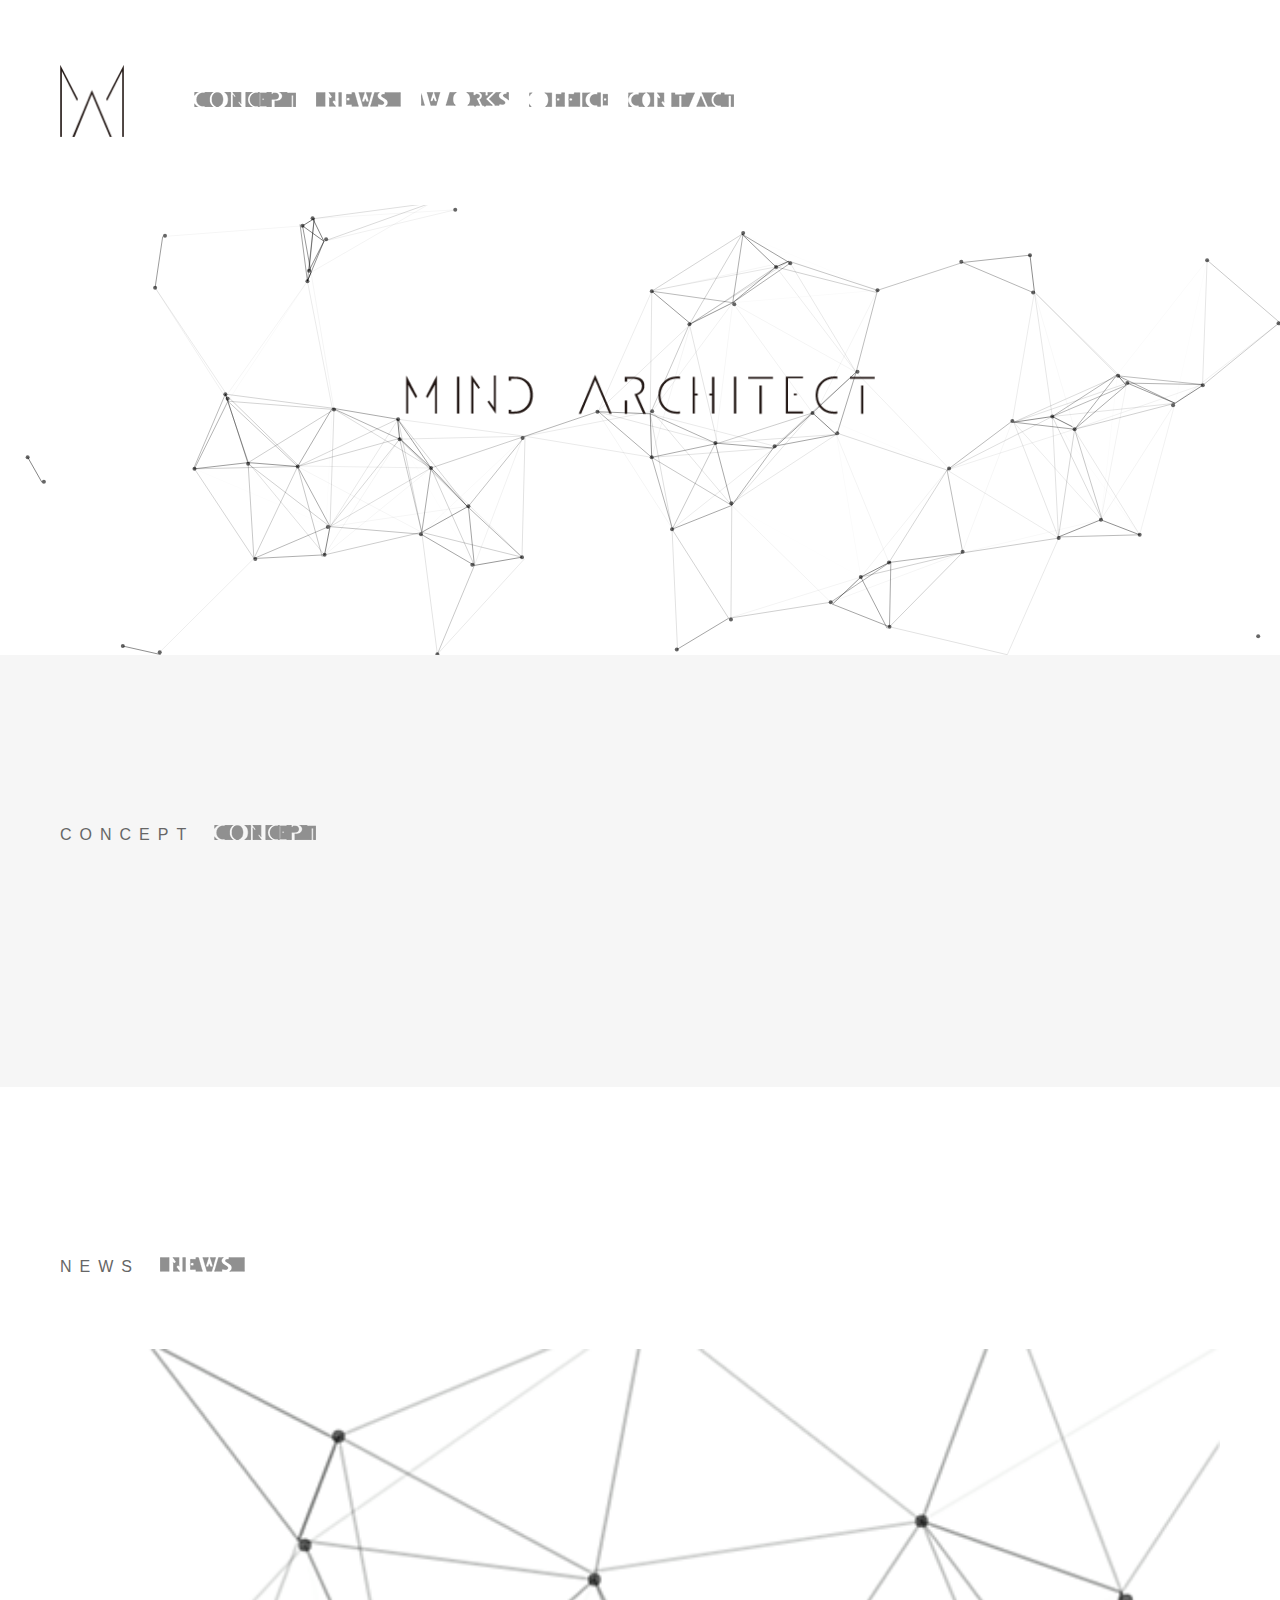
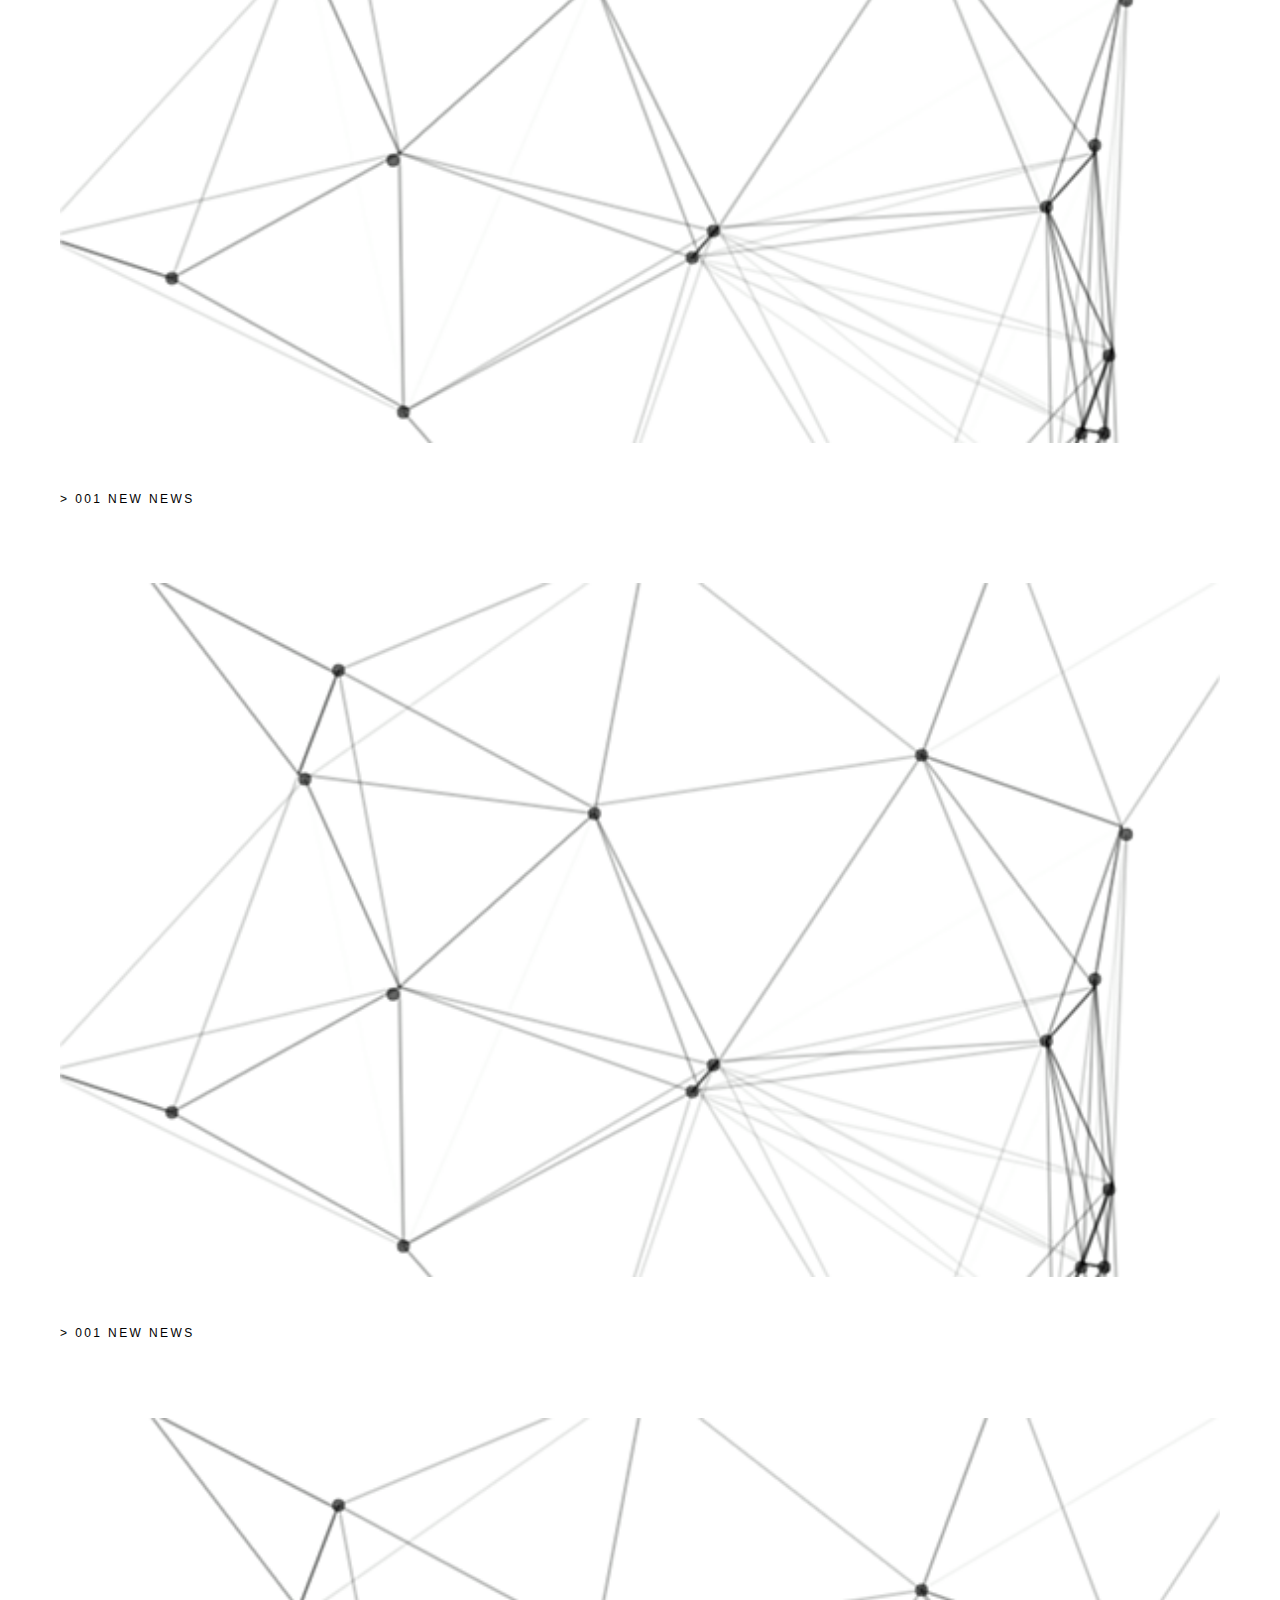
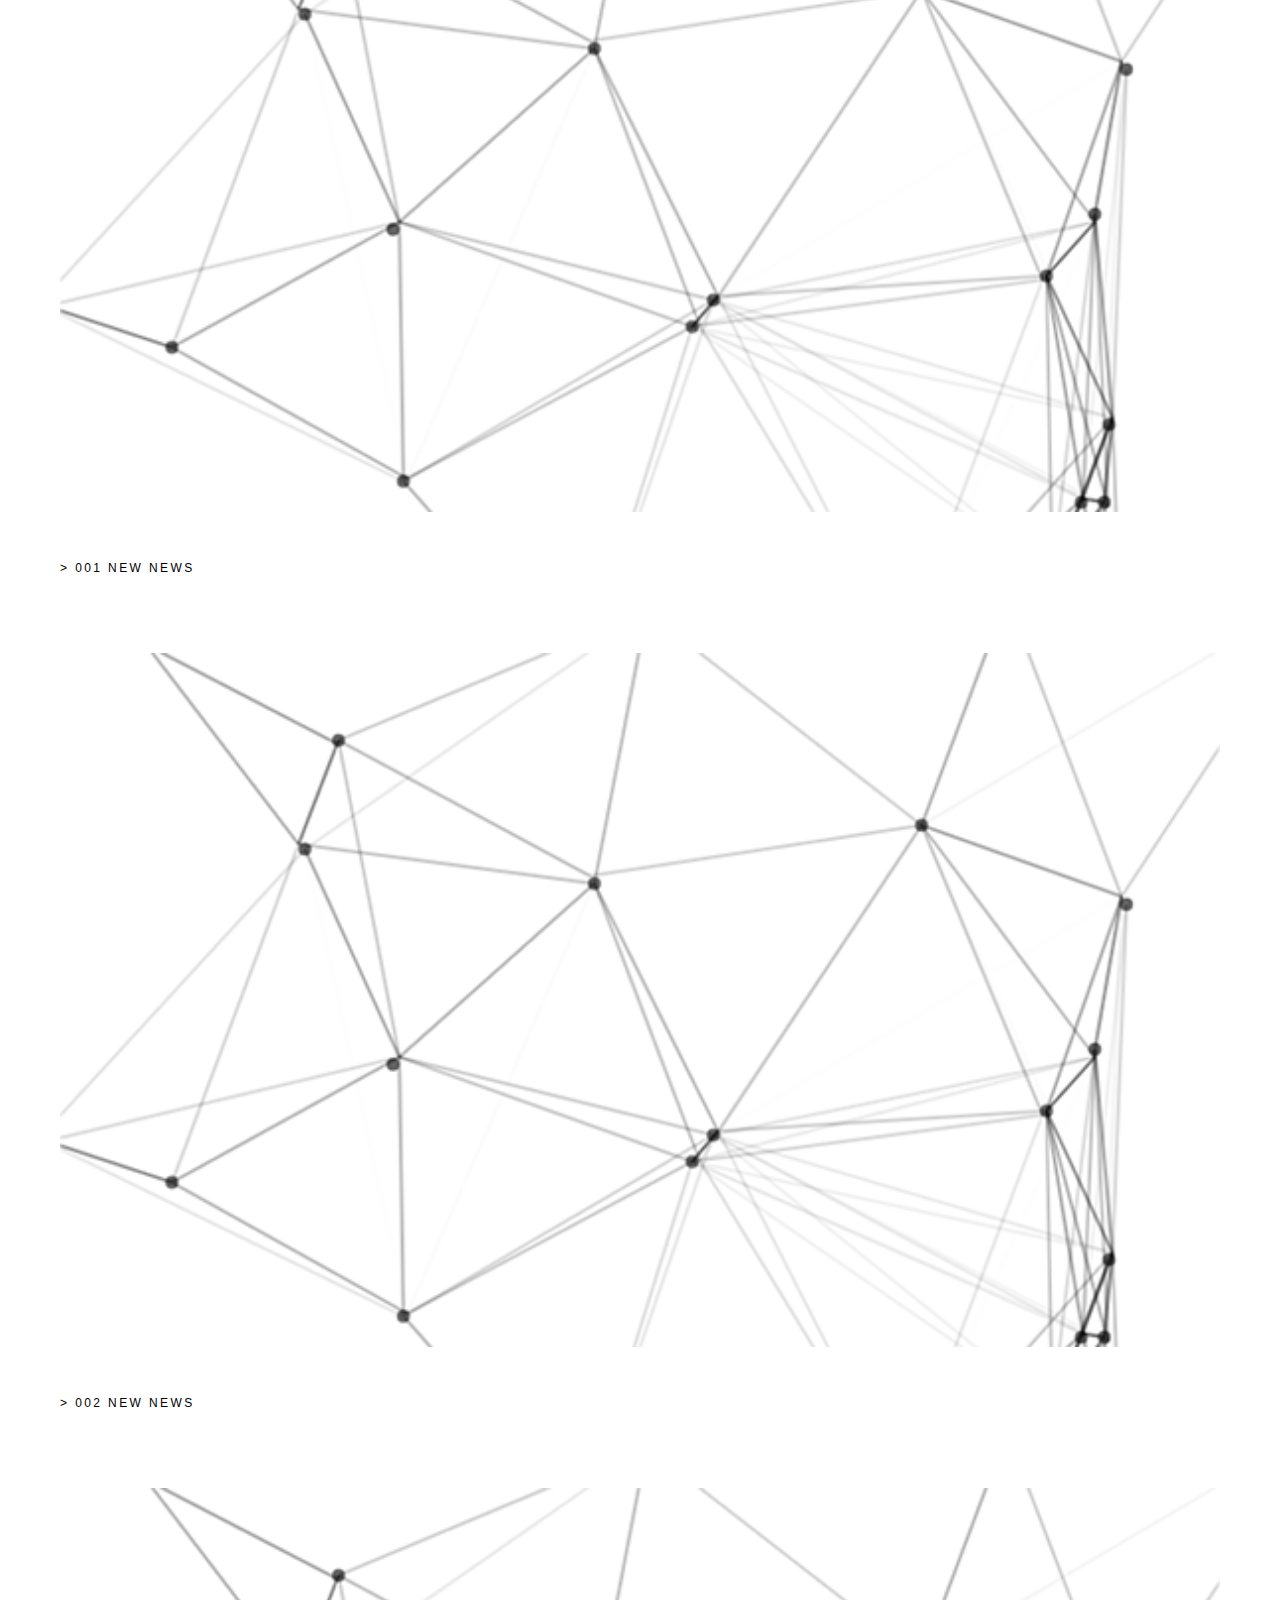
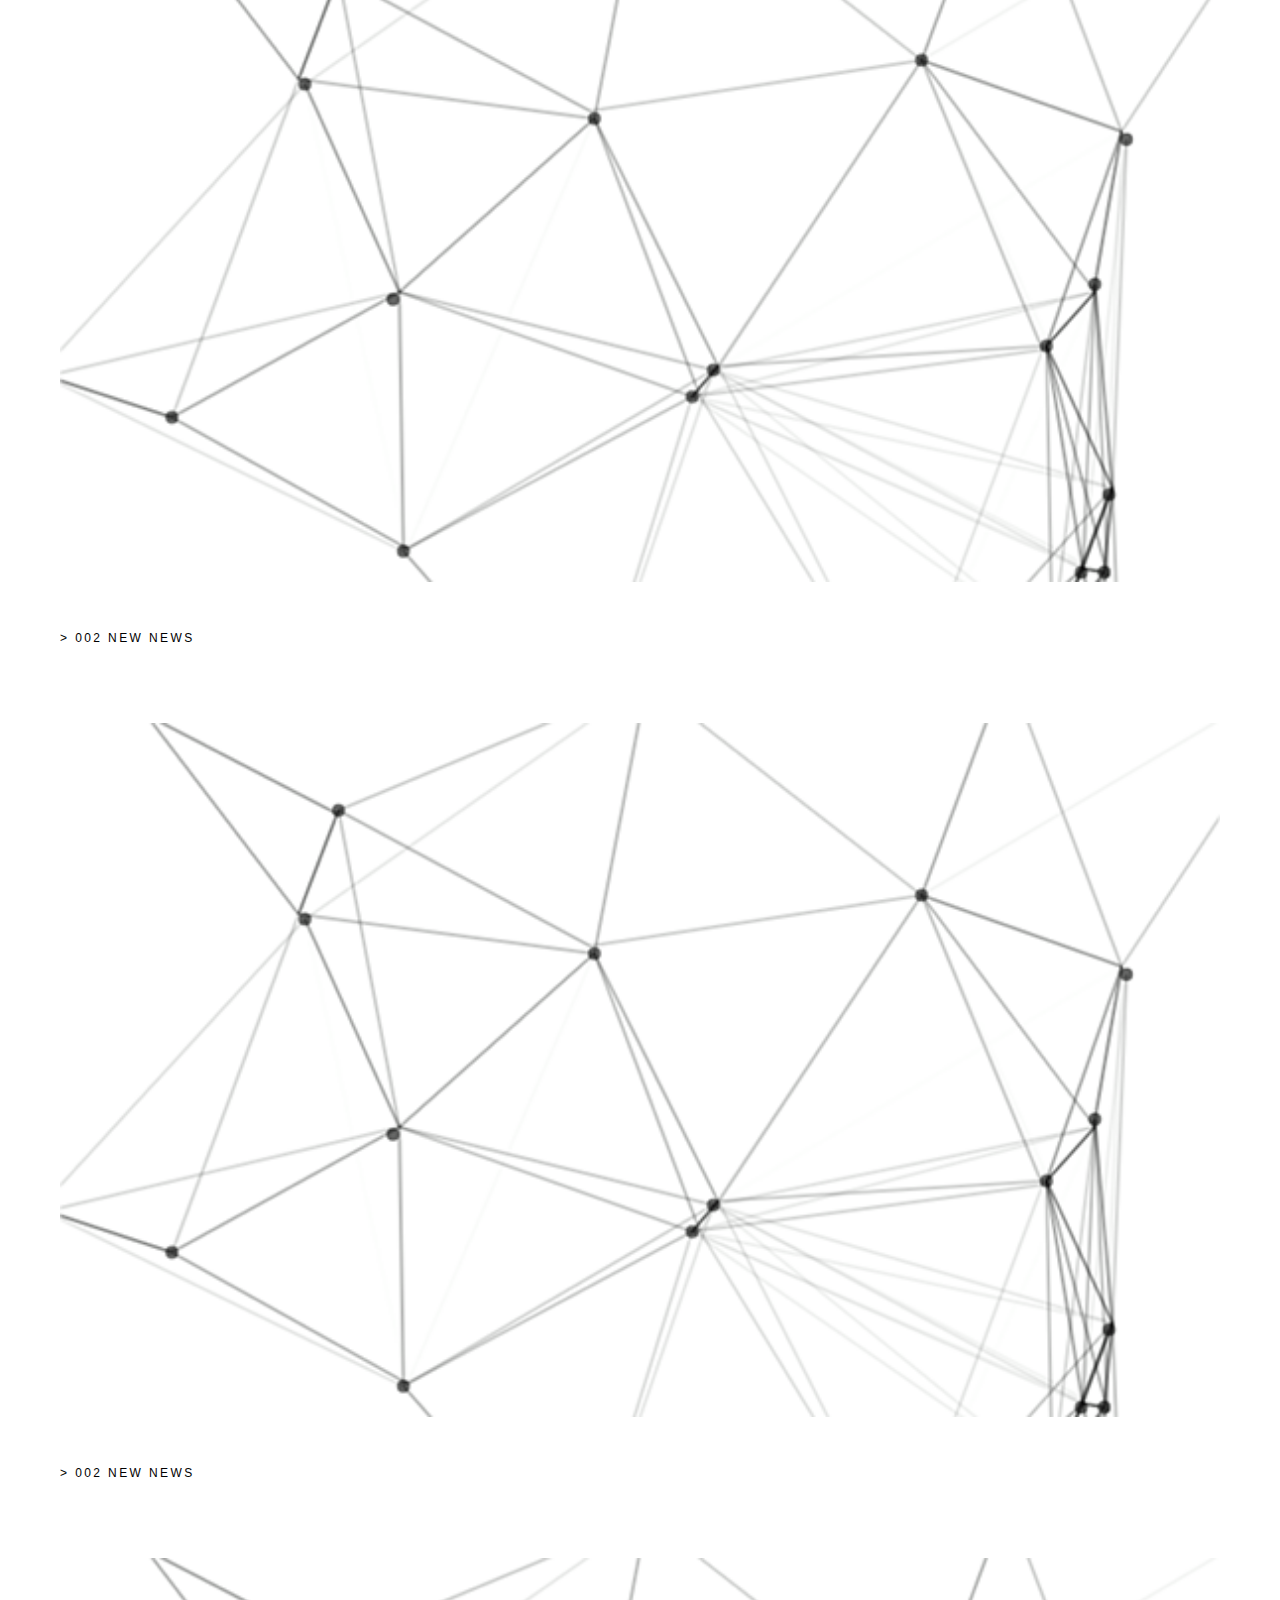
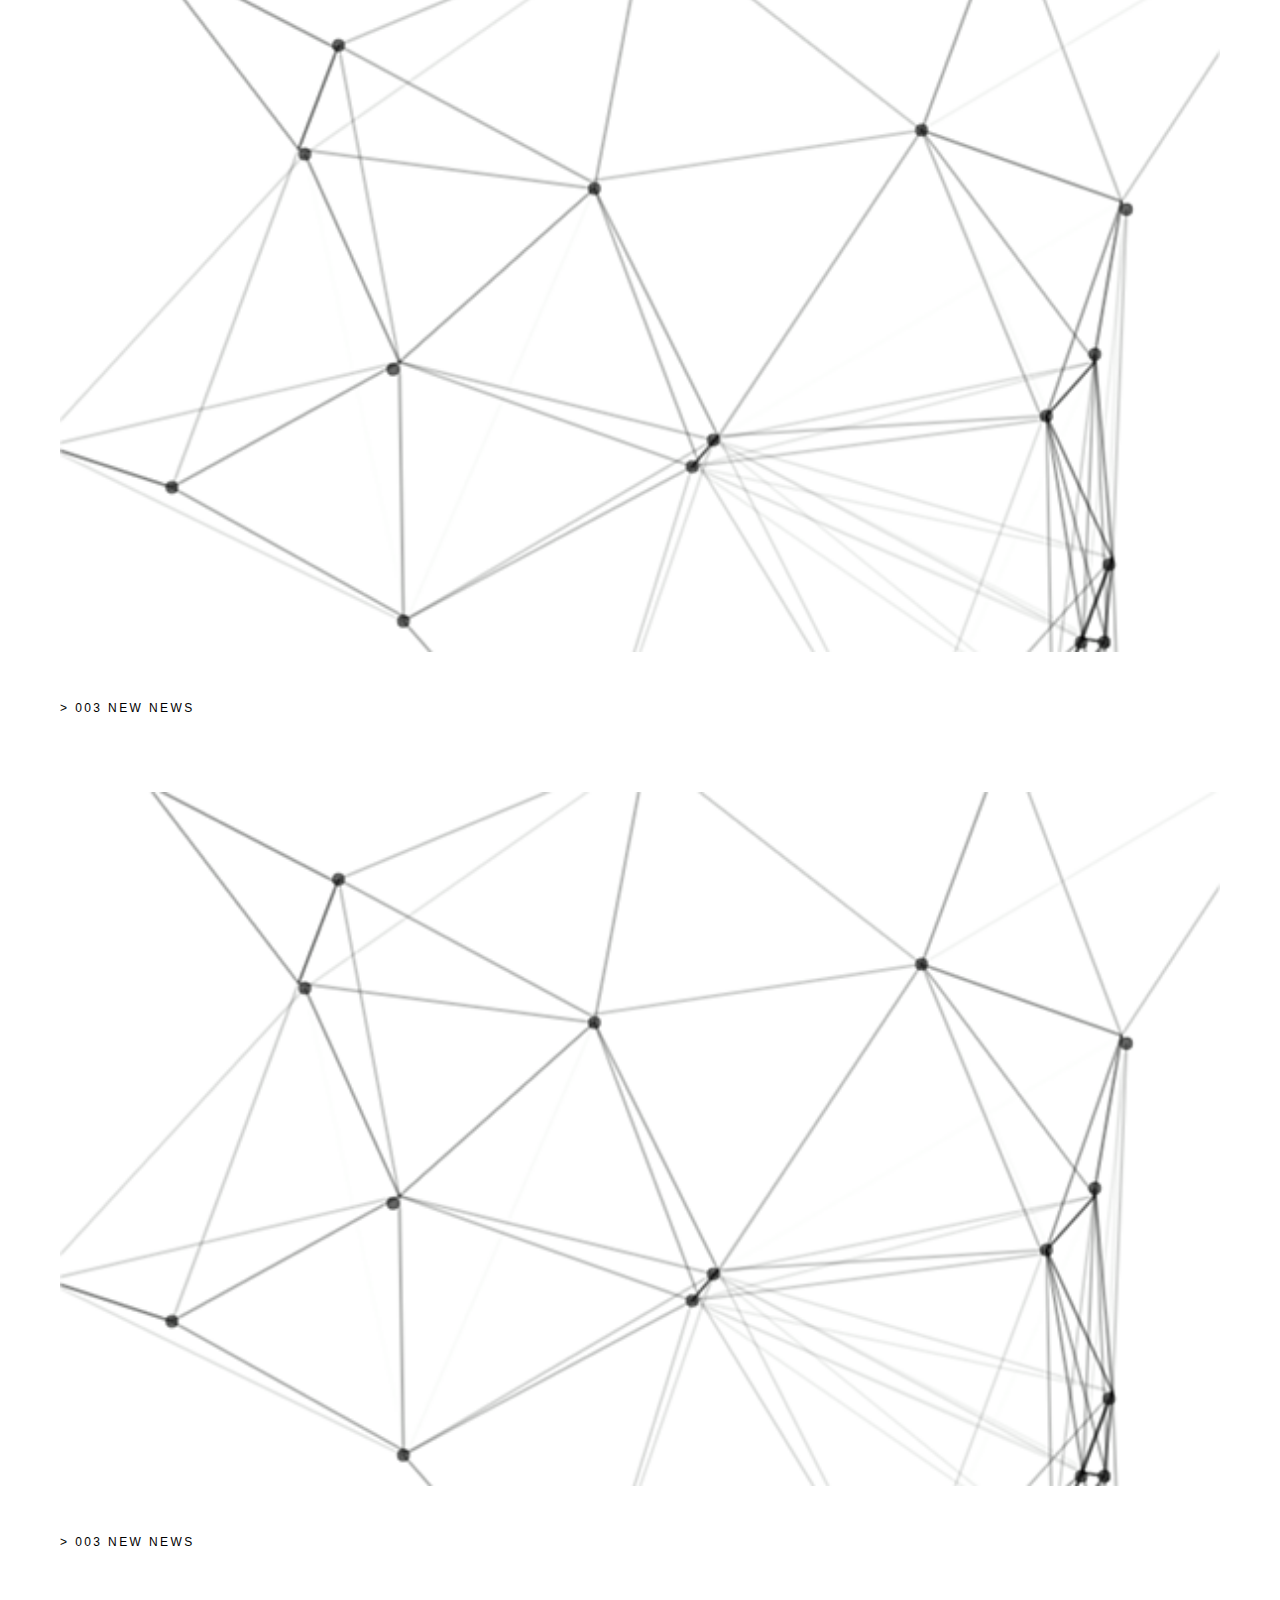
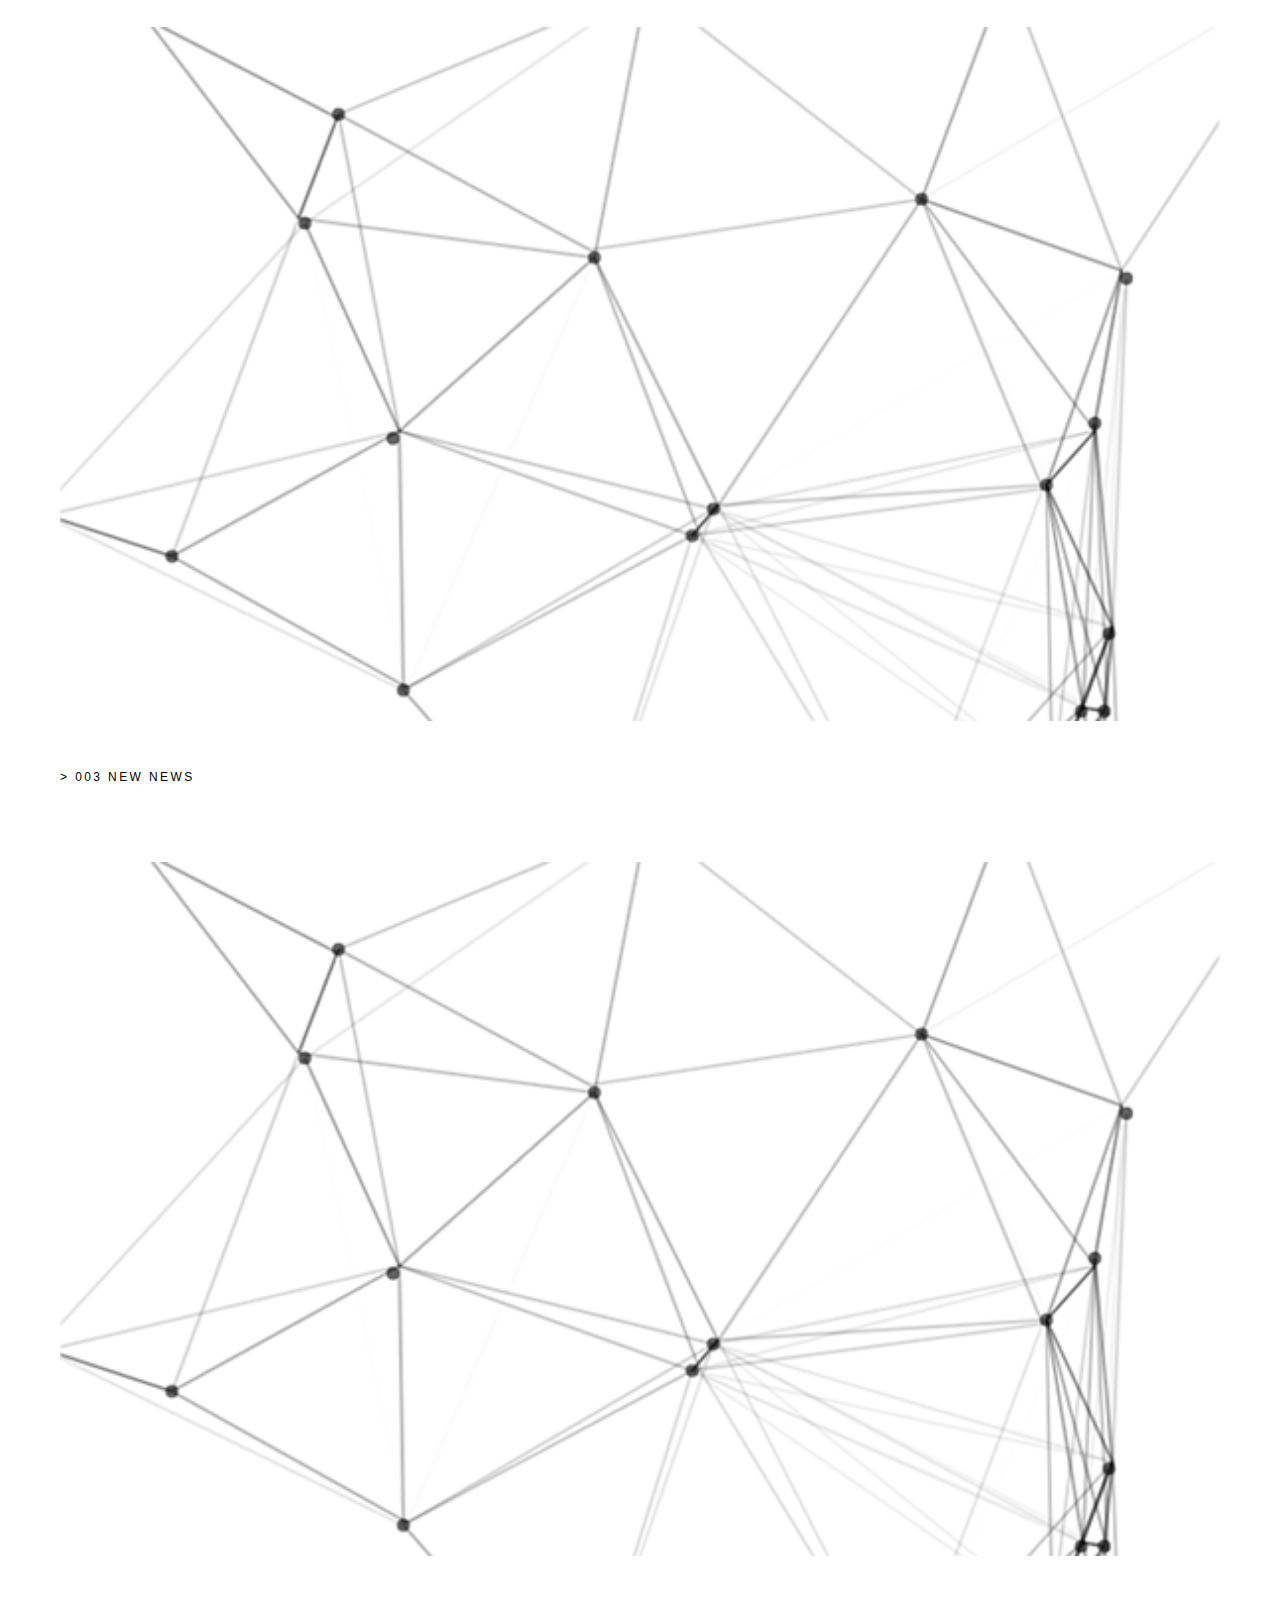
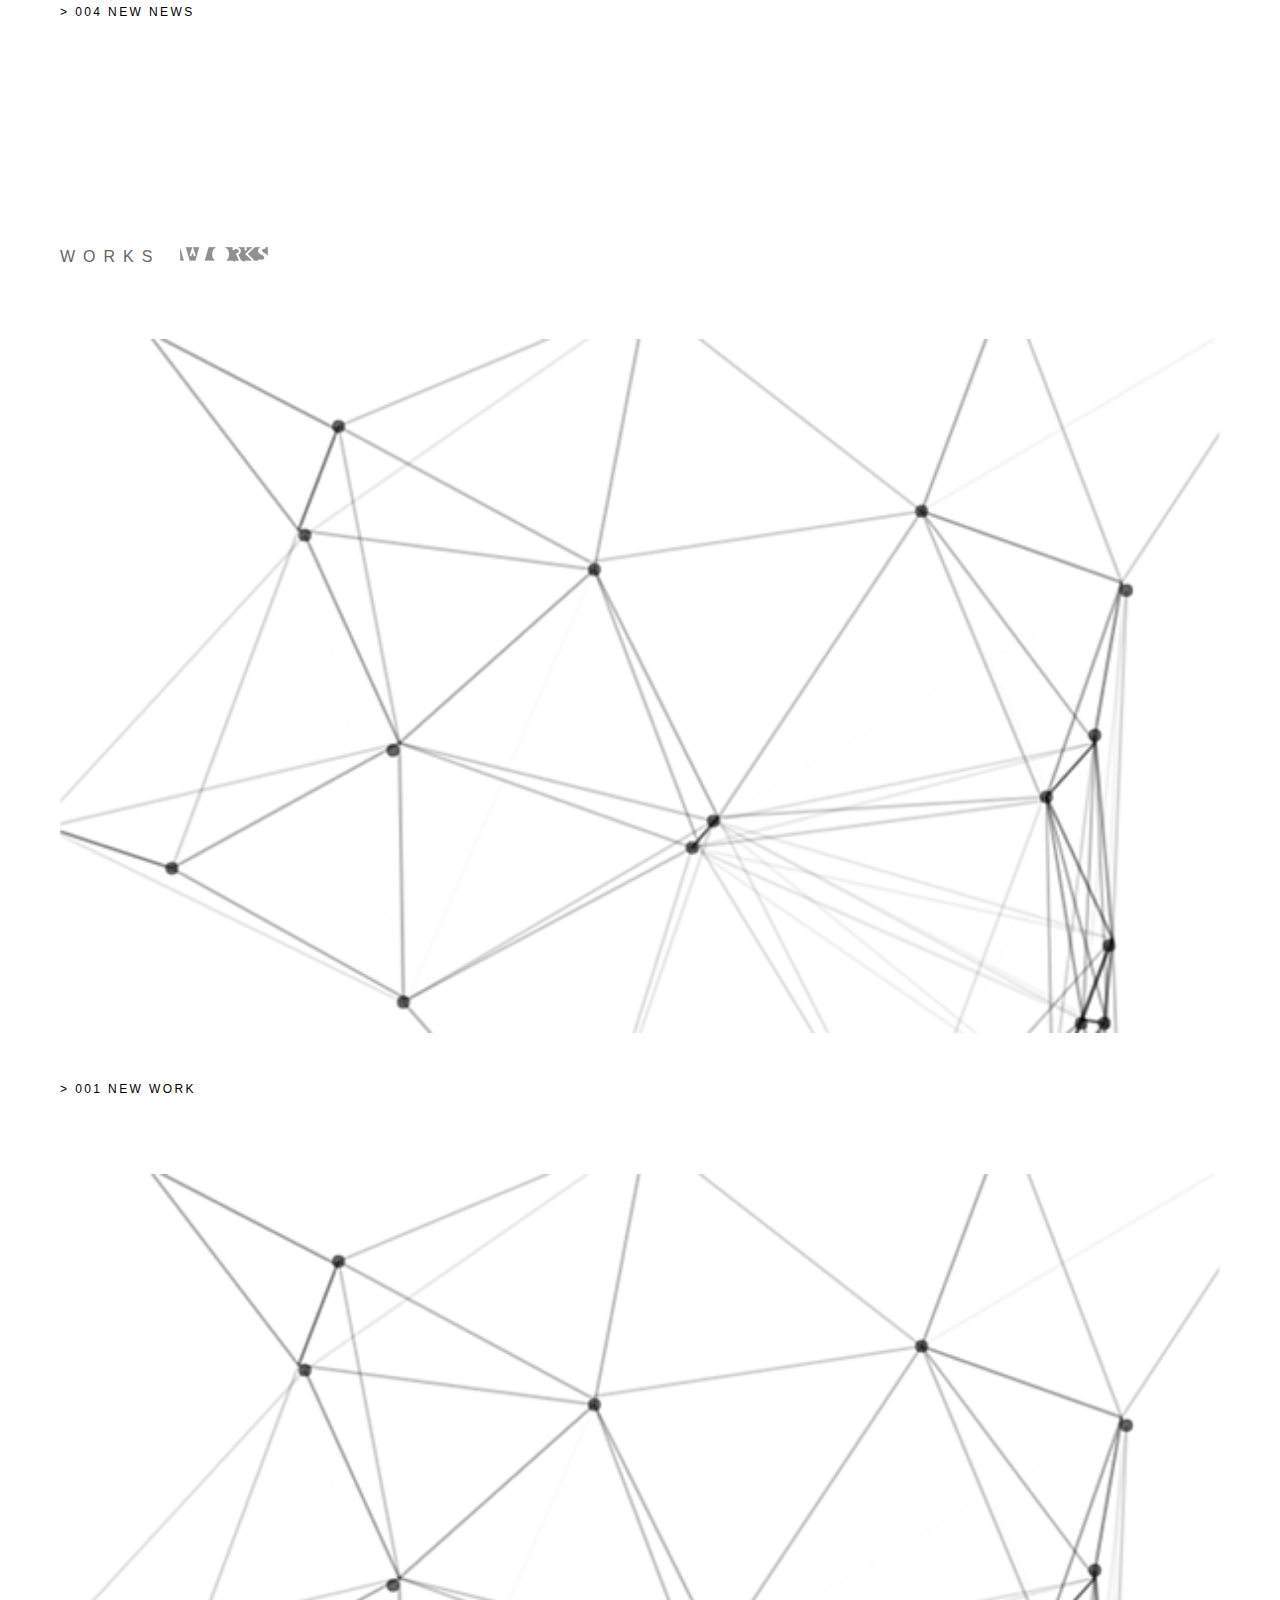
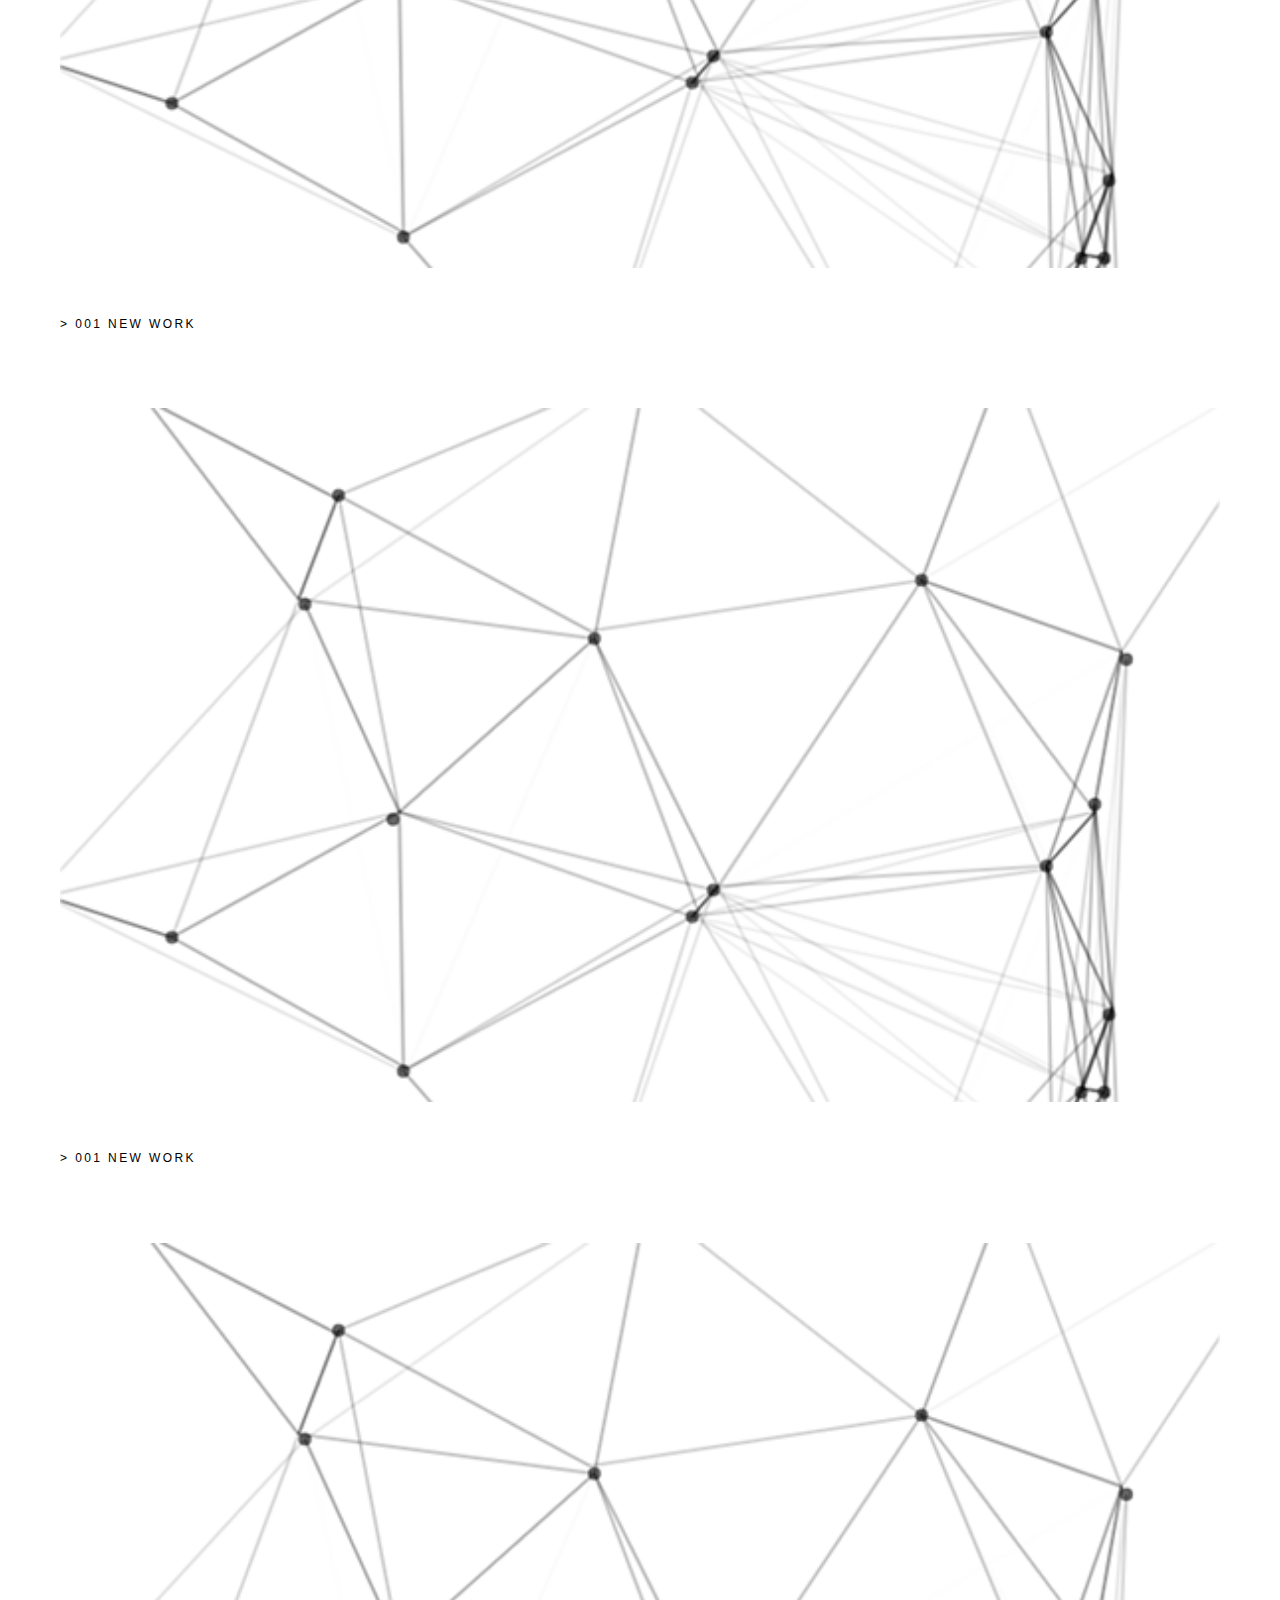
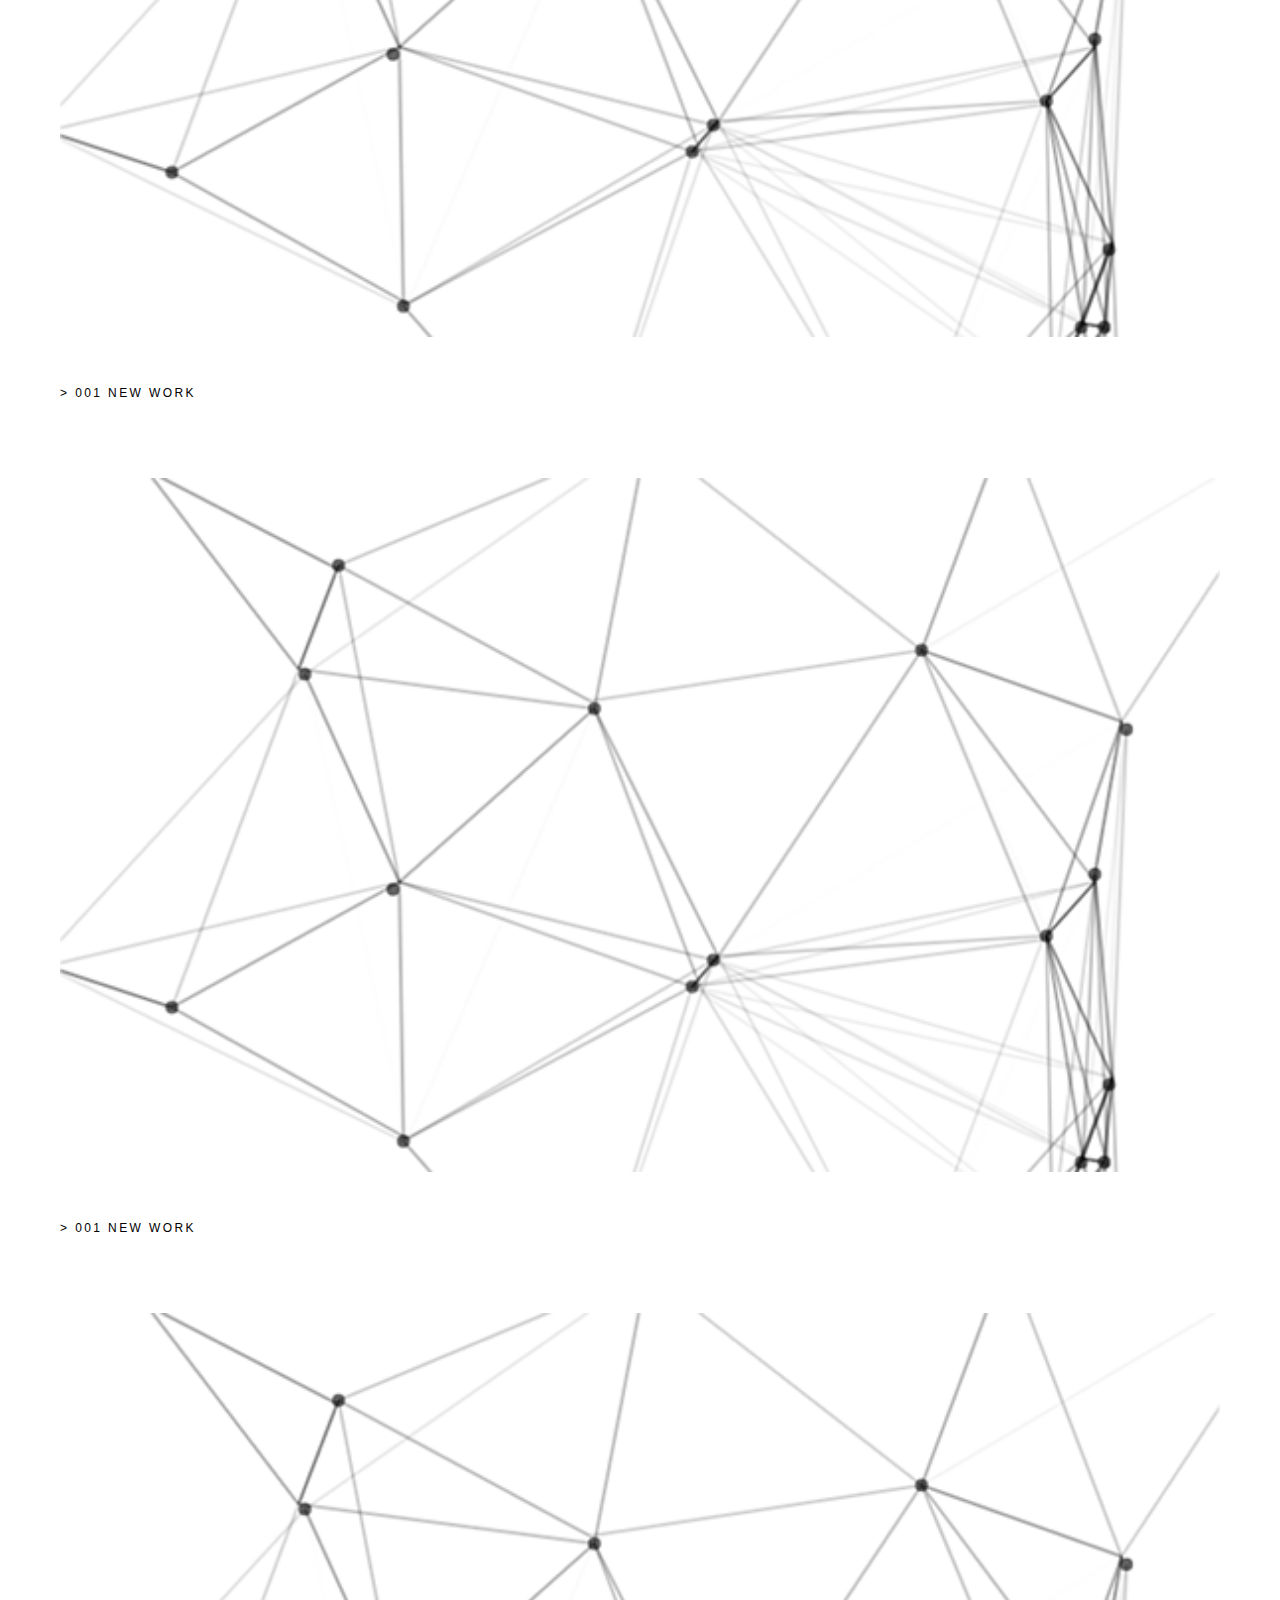
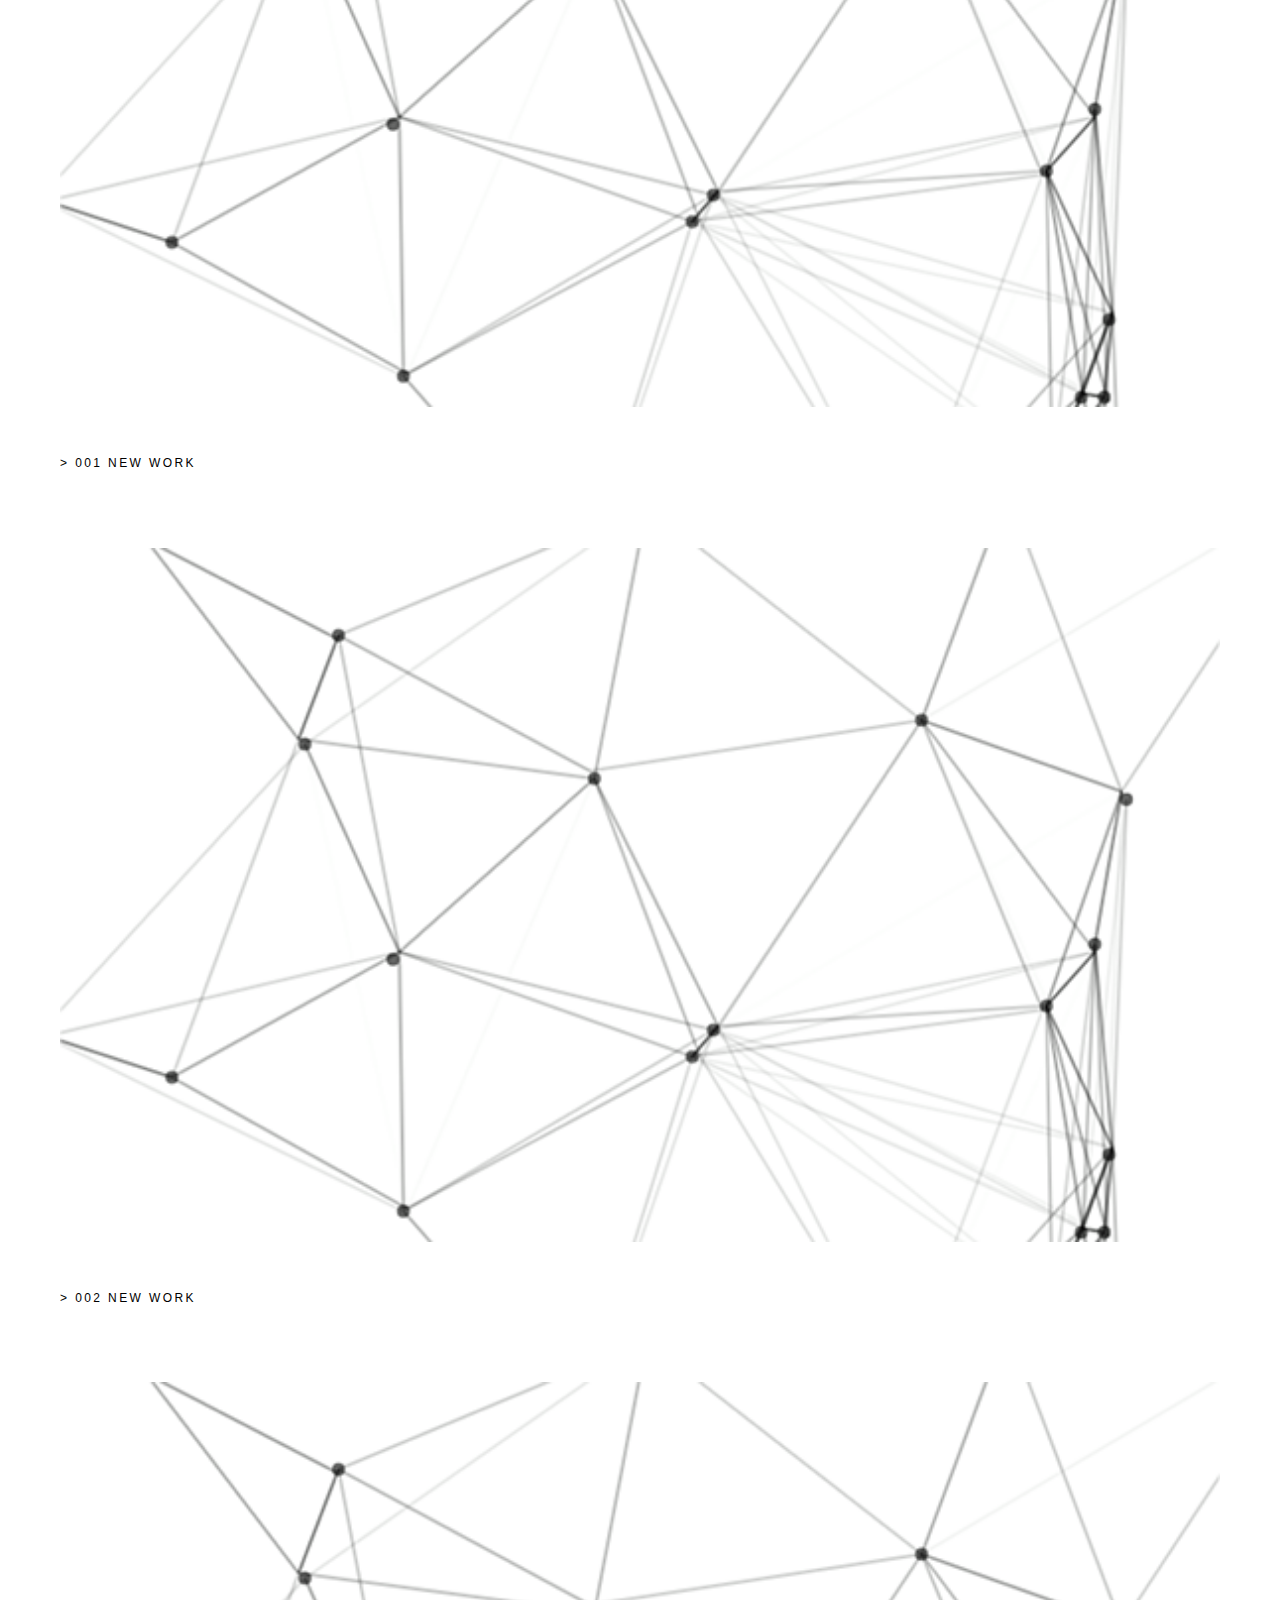
<file: index.html>
<!DOCTYPE html>
<!--[if lt IE 7]>      <html class="no-js lt-ie9 lt-ie8 lt-ie7"> <![endif]-->
<!--[if IE 7]>         <html class="no-js lt-ie9 lt-ie8"> <![endif]-->
<!--[if IE 8]>         <html class="no-js lt-ie9"> <![endif]-->
<!--[if gt IE 8]><!--> <html class="no-js"> <!--<![endif]-->
<head>
<meta charset="utf-8">
<meta http-equiv="X-UA-Compatible" content="IE=edge">
<meta http-equiv="content-type" content="text/html; charset=utf-8">
<meta name="viewport" content="width=device-width, initial-scale=1">
  <meta name="viewport" content="width=device-width, initial-scale=1.0, minimum-scale=1.0, maximum-scale=1.0, user-scalable=no">
<title>MIND ARCHITECT</title>
<meta name='keywords' content='MIND ARCHITECT'>
<meta name='description' content='MIND ARCHITECT'>
<meta name="robots" content="ALL">
<meta name="revisit-after" content="10 days">
<link rel="shortcut icon" href="/favicon.ico">
<link rel="apple-touch-icon-precomposed" href="/images/apple-touch-icon-precomposed.gif">

<meta property='og:title' content='MIND ARCHITECT'>
<meta property='og:site_name' content='MIND ARCHITECT'>
<meta property='og:url' content='http://#'>
<meta property='og:type' content='website'>
<meta name="viewport" content='width=device-width,initial-scale=1.0,minimum-scale=1.0'>
<!-- Use Fonts -->
<link rel="stylesheet" href="css/jquery.bxslider.css" />
<link rel="stylesheet" href="css/style.css">
<link rel="stylesheet" href="css/slick.css">
<link rel="stylesheet" media="screen" href="css/particles/style.css">
<script type="text/javascript" src="js/jquery.min.js"></script>
<script type="text/javascript" src="js/nav.js"></script>
<script type="text/javascript" src="js/slick.js"></script>
<script type="text/javascript" src="js/contact.js"></script>
<script type="text/javascript" src="js/anchor.js"></script>
<script src="http://maps.google.com/maps/api/js?key=AIzaSyBSr8fQ8Nqnvp3q5tDfGcbiIbtWCMdHa6c"></script>
<!-- scripts -->
<script src="js/particles/particles.js"></script>
<script src="js/particles/app.js"></script>
<!-- stats.js -->
<script src="js/particles/stats.js"></script>
<script type="text/javascript" src="js/slick.setting.js"></script>
</head>

<body>

<nav id="fh5co-main-nav" role="navigation">
<a href="#" class="js-fh5co-nav-toggle fh5co-nav-toggle active close"><i></i></a>
<div class="js-fullheight fh5co-table">
<div class="fh5co-table-cell js-fullheight">
<img src="images/logo_s.png" alt="logo">
<ul>
	<!--li><a href="#concept">CONCEPT</a></li>
	<li><a href="#news">NEWS</a></li>
	<li><a href="#works">WORKS</a></li>
	<li><a href="#office">OFFICE</a></li>
	<li><a href="#contact">CONTACT</a></li-->
				<li class="consept_h"><a href="#concept"></a></li>
				<li class="news_h"><a href="#news"></a></li>
				<li class="works_h"><a href="#works"></a></li>
				<li class="office_h"><a href="#office"></a></li>
				<li class="contact_h"><a href="#contact"></a></li>

</ul>
</div>
</div>
</nav>

<!--div id="loader-bg">
	<div id="loader">
	  <img src="/images/common/loader.gif" alt="LOADING..." />
	</div>
</div-->

<header>
	<div class="header">
		<div class="content">
			<div class="logo">
				<a href="/"><img src="images/logo_s.png" alt="logo"></a>
			</div>
			<div class="sp_menu">
				<a href="#" class="js-fh5co-nav-toggle fh5co-nav-toggle open" ><i></i></a>
			</div>
	    <div class="menu">
	    <ul>
				<li><a class="consept_h" href="#concept"></a></li>
				<li><a class="news_h" href="#news"></a></li>
				<li><a class="works_h" href="#works"></a></li>
				<li><a class="office_h" href="#office"></a></li>
				<li><a class="contact_h" href="#contact"></a></li>
	    </ul>
	    </div>
		</div>
  </div>
</header>
		<!-- particles.js container -->
		<div id="particles-js"></div>
		<script src="js/particles/config.js"></script>
<div class="wrap">

	<div class="top">

		<h1><img src="images/main_logo.png" alt="MIND ARCHITECT"></h1>
	</div>
	<div class="bg_top concept">
	  <div class="content">
		  <h2 id="concept">CONCEPT<img src="images/concept.png"></h2>
	  </div>
	</div>
	<div class="non_bg_top">
	  <div class="content">

			<h2 id="news">NEWS<img src="images/news.png"></h2>
			<div class="list">
				<ul class="news-list">
					<li class="list_dtl">
						<a href="#">
							<img src="images/dummyimages.png" alt="">
							<p>&gt; 001 NEW NEWS</p>
						</a>
					</li>
					<li class="list_dtl">
						<a href="#">
							<img src="images/dummyimages.png" alt="">
							<p>&gt; 001 NEW NEWS</p>
						</a>
					</li>
					<li class="list_dtl">
						<a href="#">
							<img src="images/dummyimages.png" alt="">
							<p>&gt; 001 NEW NEWS</p>
						</a>
					</li>
					<li class="list_dtl">
						<a href="#">
							<img src="images/dummyimages.png" alt="">
							<p>&gt; 002 NEW NEWS</p>
						</a>
					</li>
					<li class="list_dtl">
						<a href="#">
							<img src="images/dummyimages.png" alt="">
							<p>&gt; 002 NEW NEWS</p>
						</a>
					</li>
					<li class="list_dtl">
						<a href="#">
							<img src="images/dummyimages.png" alt="">
							<p>&gt; 002 NEW NEWS</p>
						</a>
					</li>
					<li class="list_dtl">
						<a href="#">
							<img src="images/dummyimages.png" alt="">
							<p>&gt; 003 NEW NEWS</p>
						</a>
					</li>
					<li class="list_dtl">
						<a href="#">
							<img src="images/dummyimages.png" alt="">
							<p>&gt; 003 NEW NEWS</p>
						</a>
					</li>
					<li class="list_dtl">
						<a href="#">
							<img src="images/dummyimages.png" alt="">
							<p>&gt; 003 NEW NEWS</p>
						</a>
					</li>
					<li class="list_dtl">
						<a href="#">
							<img src="images/dummyimages.png" alt="">
							<p>&gt; 004 NEW NEWS</p>
						</a>
					</li>

				</ul>
				<!--div class="arrow_box">
					<button type="button" name="button"><a class="arrow back" href="">＜</a></button>
					<button type="button" name="button"><a class="arrow next" href="">＞</a></button>
				</div-->
			</div>

		  <h2 id="works">WORKS<img src="images/works.png"></h2>
			<div class="list">
				<ul class="works-list">
					<li class="list_dtl">
						<a href="#">
							<img src="images/dummyimages.png" alt="">
							<p>&gt; 001 NEW WORK</p>
						</a>
					</li>
					<li class="list_dtl">
						<a href="#">
							<img src="images/dummyimages.png" alt="">
							<p>&gt; 001 NEW WORK</p>
						</a>
					</li>
					<li class="list_dtl">
						<a href="#">
							<img src="images/dummyimages.png" alt="">
							<p>&gt; 001 NEW WORK</p>
						</a>
					</li>
					<li class="list_dtl">
						<a href="#">
							<img src="images/dummyimages.png" alt="">
							<p>&gt; 001 NEW WORK</p>
						</a>
					</li>
					<li class="list_dtl">
						<a href="#">
							<img src="images/dummyimages.png" alt="">
							<p>&gt; 001 NEW WORK</p>
						</a>
					</li>
					<li class="list_dtl">
						<a href="#">
							<img src="images/dummyimages.png" alt="">
							<p>&gt; 001 NEW WORK</p>
						</a>
					</li>
					<li class="list_dtl">
						<a href="#">
							<img src="images/dummyimages.png" alt="">
							<p>&gt; 002 NEW WORK</p>
						</a>
					</li>
					<li class="list_dtl">
						<a href="#">
							<img src="images/dummyimages.png" alt="">
							<p>&gt; 002 NEW WORK</p>
						</a>
					</li>
					<li class="list_dtl">
						<a href="#">
							<img src="images/dummyimages.png" alt="">
							<p>&gt; 002 NEW WORK</p>
						</a>
					</li>
					<li class="list_dtl">
						<a href="#">
							<img src="images/dummyimages.png" alt="">
							<p>&gt; 002 NEW WORK</p>
						</a>
					</li>
					<li class="list_dtl">
						<a href="#">
							<img src="images/dummyimages.png" alt="">
							<p>&gt; 002 NEW WORK</p>
						</a>
					</li>
					<li class="list_dtl">
						<a href="#">
							<img src="images/dummyimages.png" alt="">
							<p>&gt; 002 NEW WORK</p>
						</a>
					</li>
					<li class="list_dtl">
						<a href="#">
							<img src="images/dummyimages.png" alt="">
							<p>&gt; 003 NEW WORK</p>
						</a>
					</li>

				</ul>
				<!--div class="arrow_box">
					<button type="button" name="button"><a class="arrow back" href="">＜</a></button>
					<button type="button" name="button"><a class="arrow next" href="">＞</a></button>
				</div-->
			</div>

		  <h2 id="office">OFFICE<img src="images/office.png"></h2>
			<div class="office">
				<div class="office_en">
					<div class="office_box">
						<h3><img src="images/corp_name.png"></h3>
						<p>Roppongidenki Bld.7F,6-1-20,Roppongi Minato-ku,Tokyo,106-0032</p>
						<p>080-2087-3815(JAPAN)</p>
						<p>+64-9735-9270(singapore)</p>
					</div>
					<div class="office_box">
						<p>Algprithm license business.Provide solutions with b to b,</p>
						<p>Product development of software and systems</p>
					</div>
				</div>
				<div class="office_ja">
					<div class="office_box">
						<h3>株式会社マインド・アーキテクト</h3>
						<p>〒106-0032 東京都港区六本木6-1-20 六本木電気ビル 7F</p>
						<p>080-2087-3815(日本)</p>
						<p>+64-9735-9270(シンガポール)</p>
					</div>
					<div class="office_box">
						<p>アルゴリズムのライセンス事業</p>
						<p>b to bでソリューション提供や、ソフトやシステムの製品開発</p>
					</div>
				</div>
			</div>

			<div id="office_map"></div>

		  <h2 id="contact">CONTACT<img src="images/contact.png"></h2>
			<div class="contact">
				<div class="request-area">
					<div id="inputarea">
						<form action="#" method="post" name="request-form" id="request-form"></p>
							<p><input type="text" name="name" size="50" maxlength="40" placeholder="Name"></p>
							<p><input type="email" name="email" size="50" maxlength="40" placeholder="Email address"></p>
							<p><textarea name="comment"></textarea></p>
							<p><input type="submit" name	="submit" value="SEND">
						</form>
					</div>
					<div id="thankarea">
    					<p>Thank you so much!We will get back to you as soon as possible!</p>
  					</div>
				</div>
			</div>

	  </div>
	</div>
</div>

<footer>
	<div class="bg_top">
  <div class="content">
		<div class="foot_logo">
    	<img src="images/foot_logo.png">
		</div>
    <div class="foot_menu">
			<ul>
				<li><a href="#concept">CONCEPT</a></li>
				<li><a href="#news">NEWS</a></li>
				<li><a href="#works">WORKS</a></li>
				<li><a href="#office">OFFICE</a></li>
				<li><a href="#contact">CONTACT</a></li>
	    </ul>
    </div>
		<div class="copyright">
			<p>Copyright &copy; MINDARCHITECT inc. All Rights Reserved.</p>
		</div>
  </div>
  </div>
</footer>


<!-- scripts -->
<!--script src="js/particles.js"></script>
<script src="js/app.js"></script-->

<!-- stats.js -->
<!--script src="js/stats.js"></script>
<script>
var count_particles, stats, update;
stats = new Stats;
stats.setMode(0);
stats.domElement.style.position = 'absolute';
stats.domElement.style.left = '0px';
stats.domElement.style.top = '0px';
document.body.appendChild(stats.domElement);
count_particles = document.querySelector('.js-count-particles');
update = function() {
  stats.begin();
  stats.end();
  if (window.pJSDom[0].pJS.particles && window.pJSDom[0].pJS.particles.array) {
    count_particles.innerText = window.pJSDom[0].pJS.particles.array.length;
  }
  requestAnimationFrame(update);
};
requestAnimationFrame(update);


</script-->


</body>
</html>
</file>
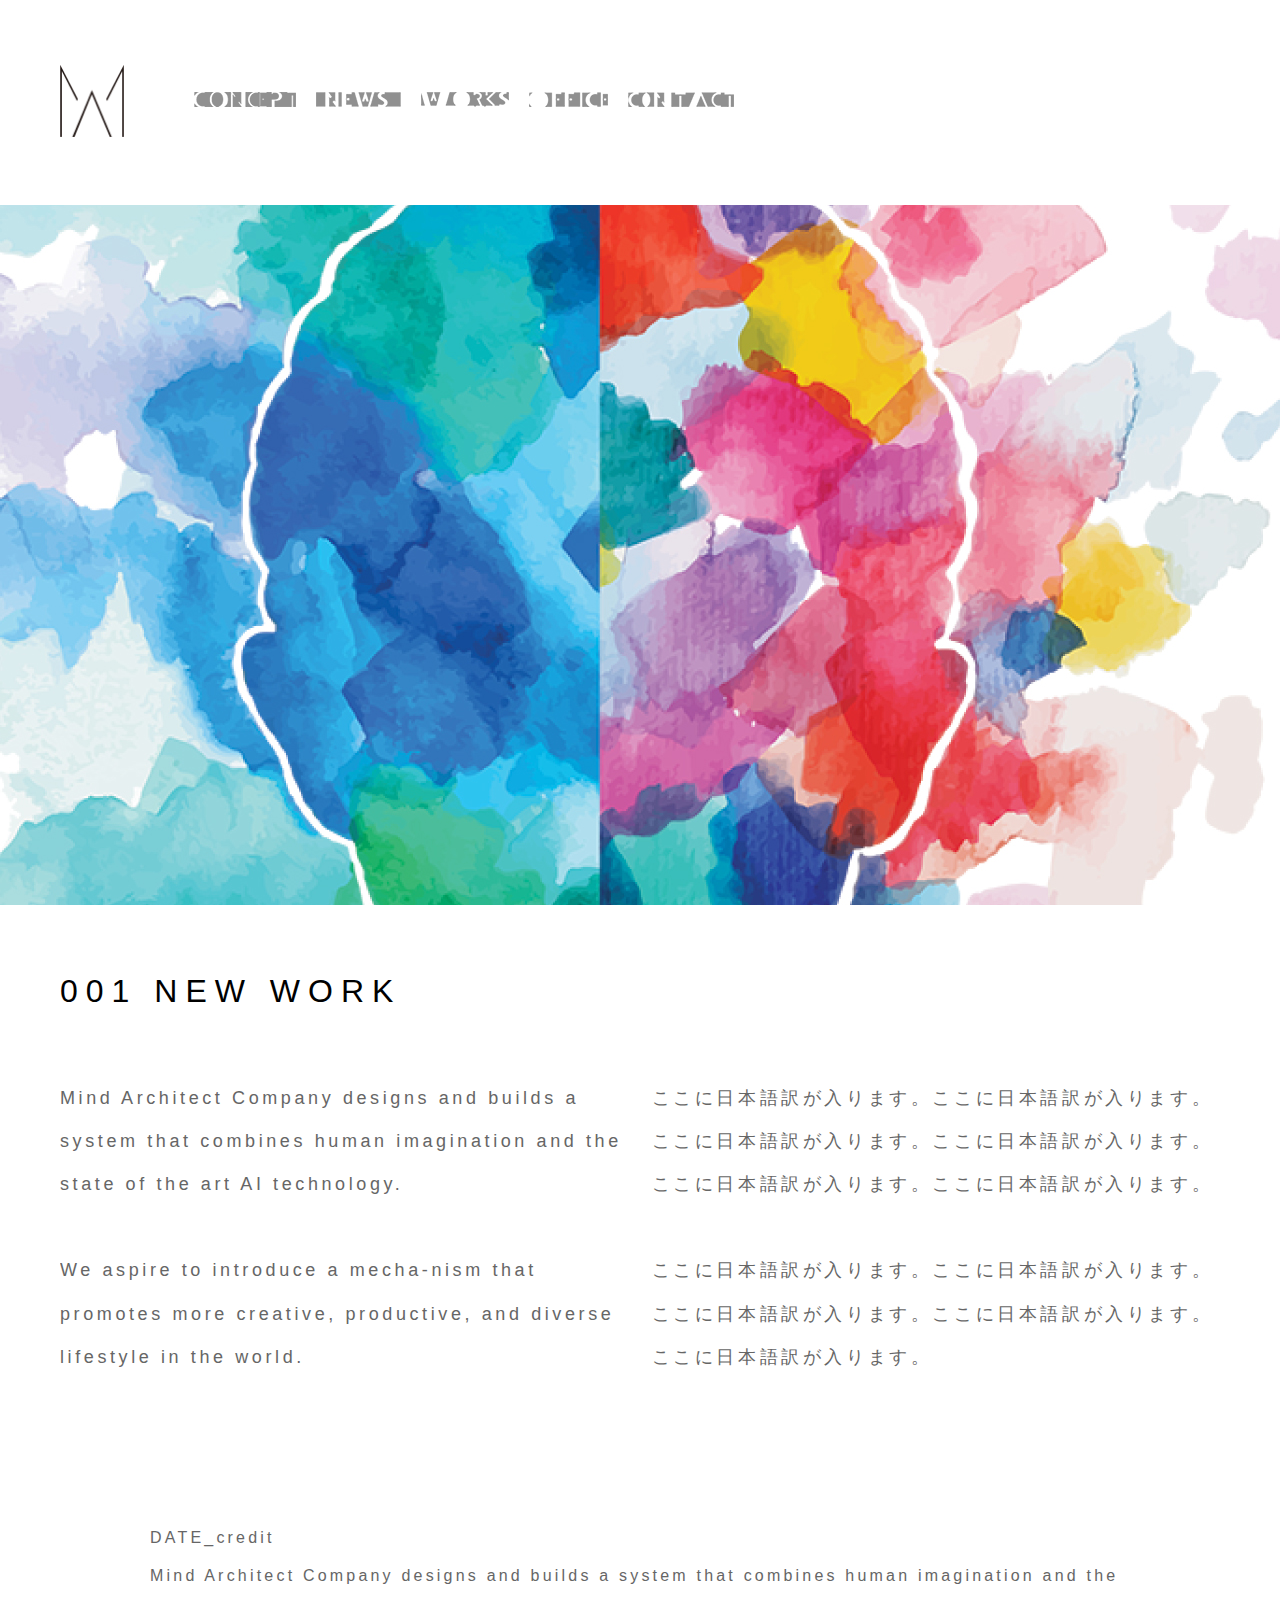
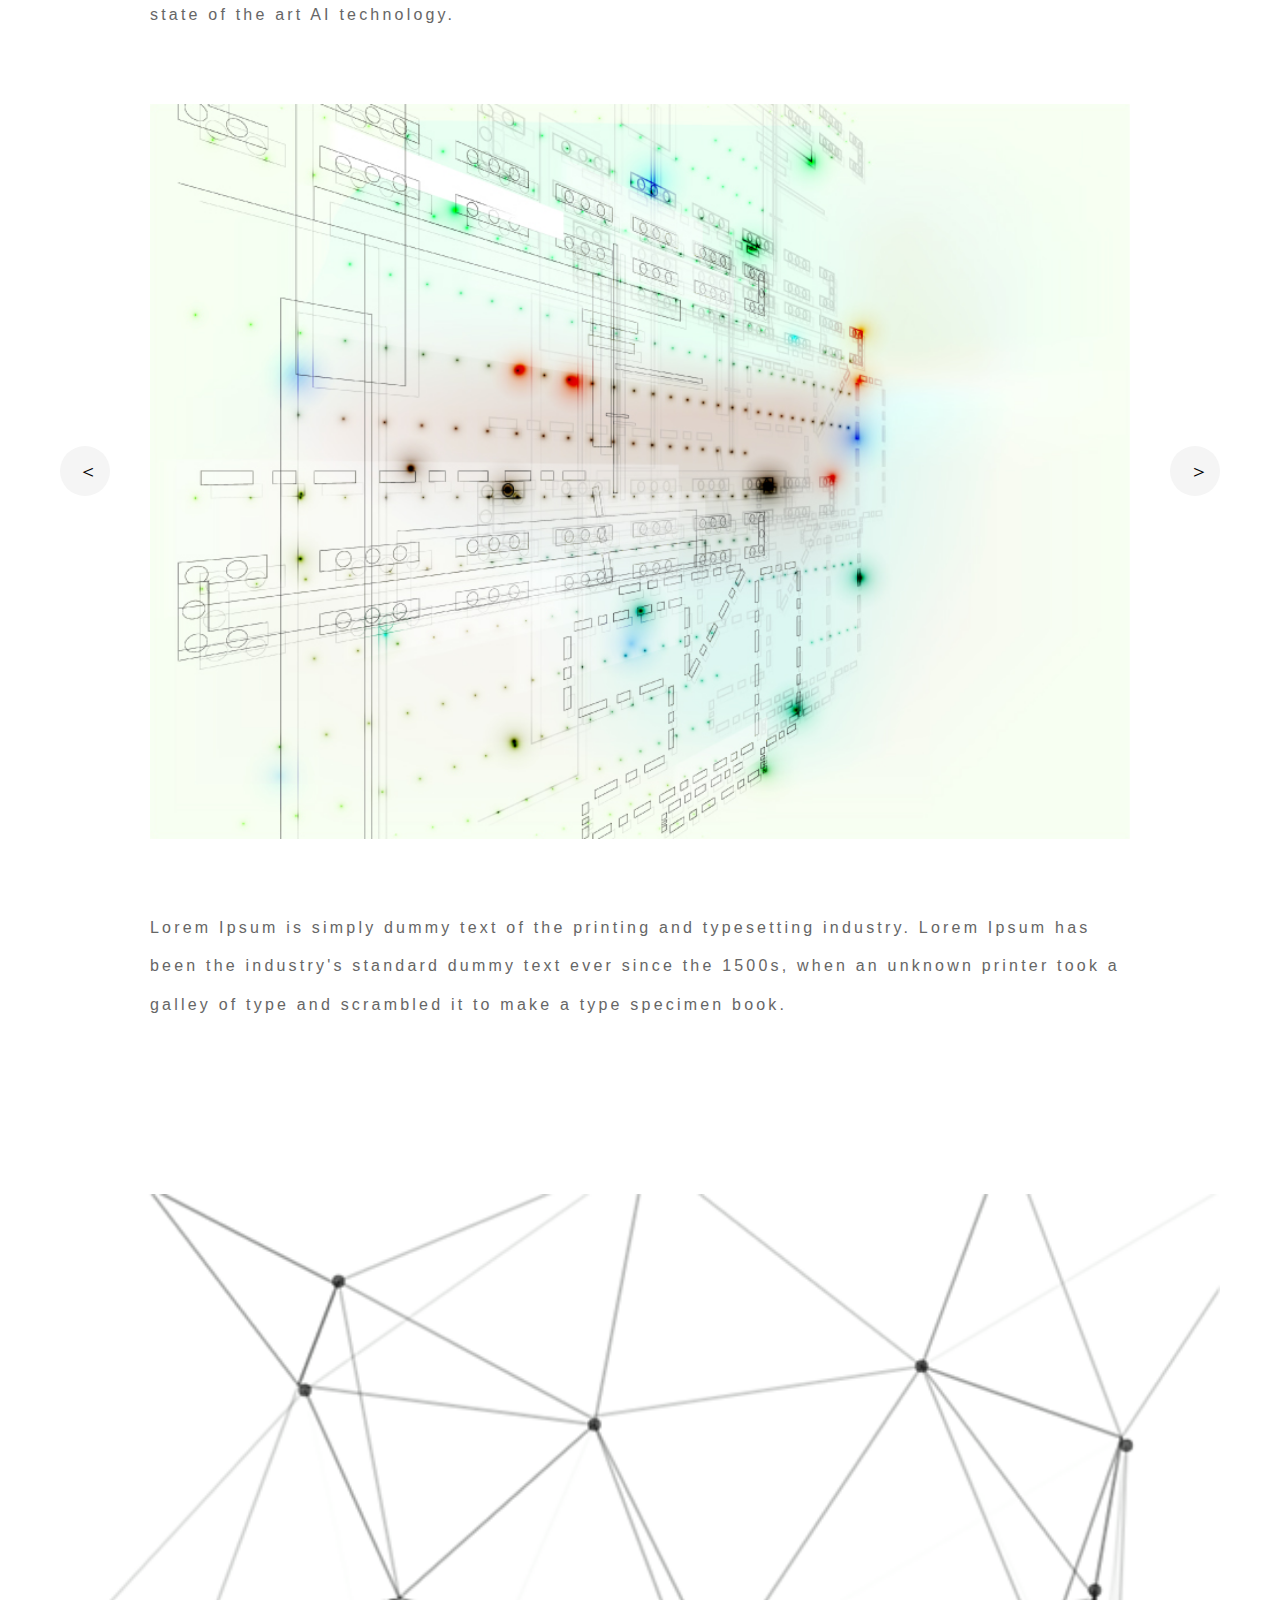
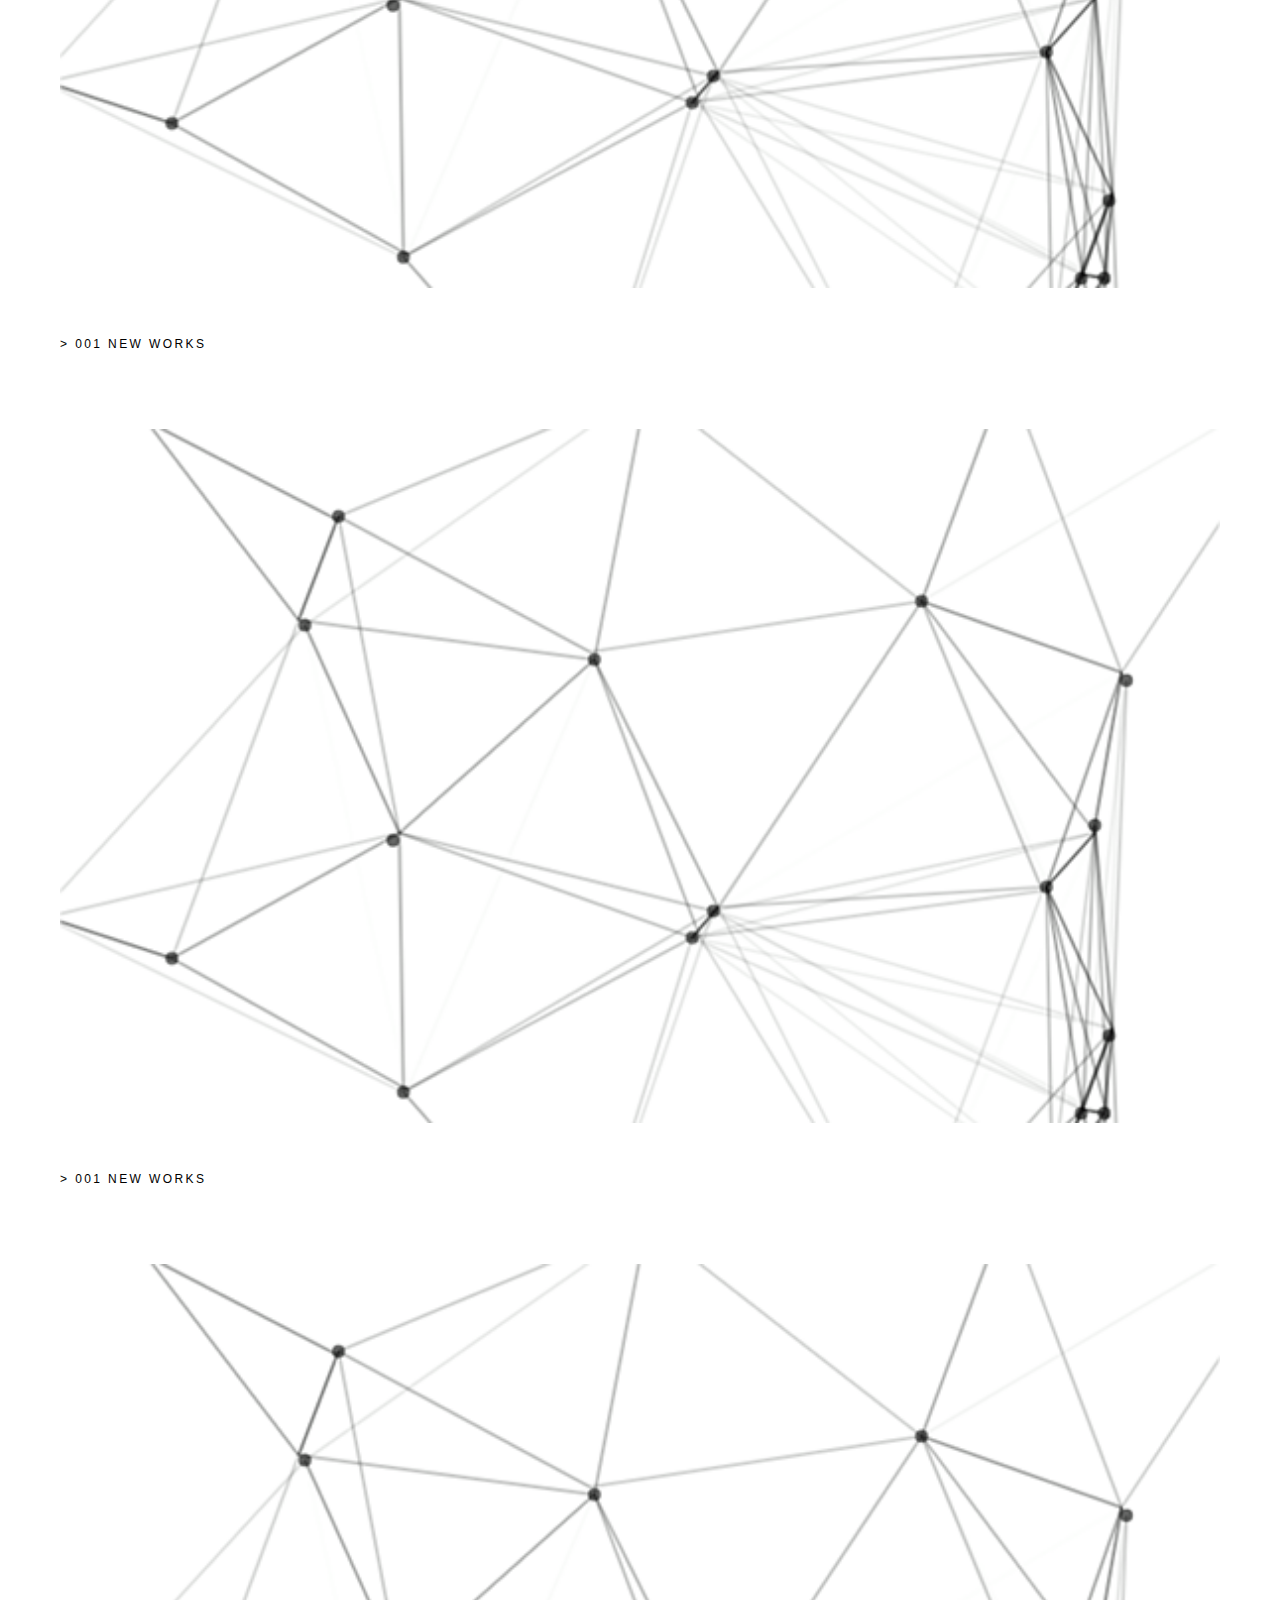
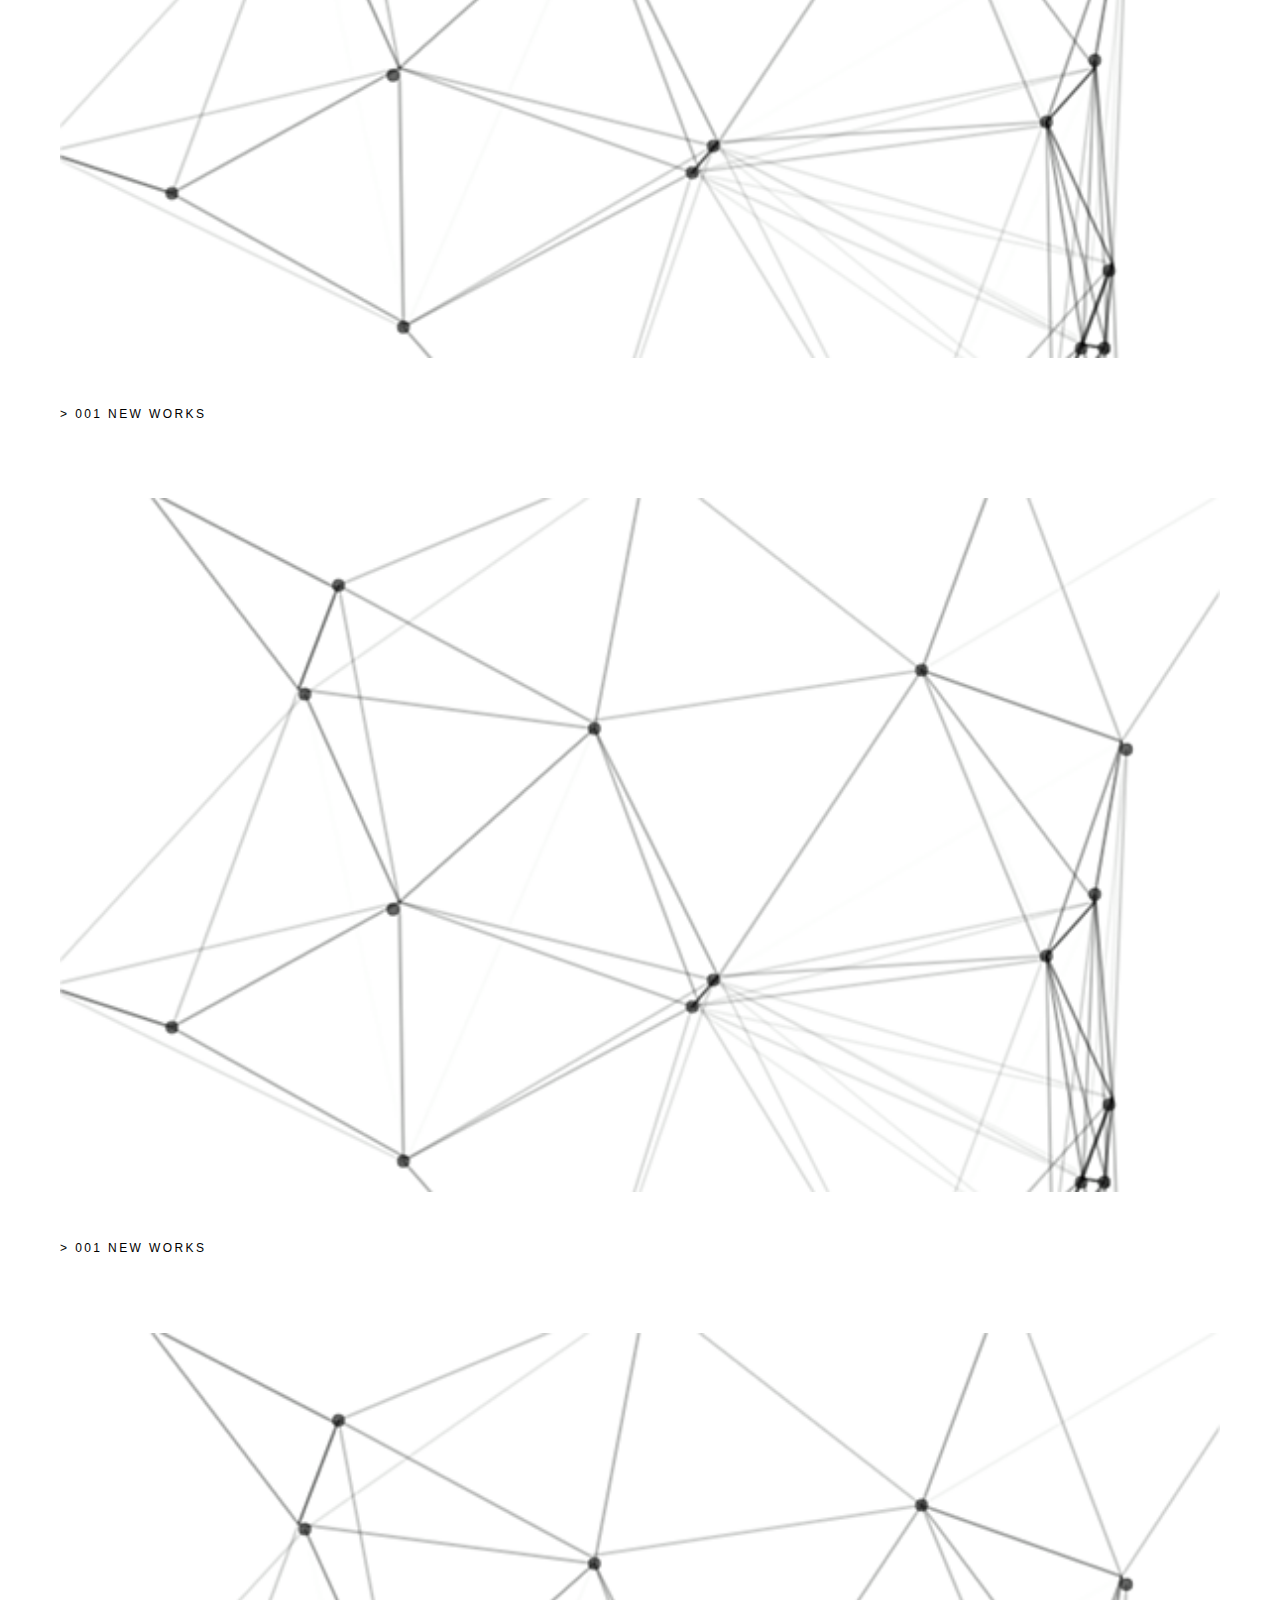
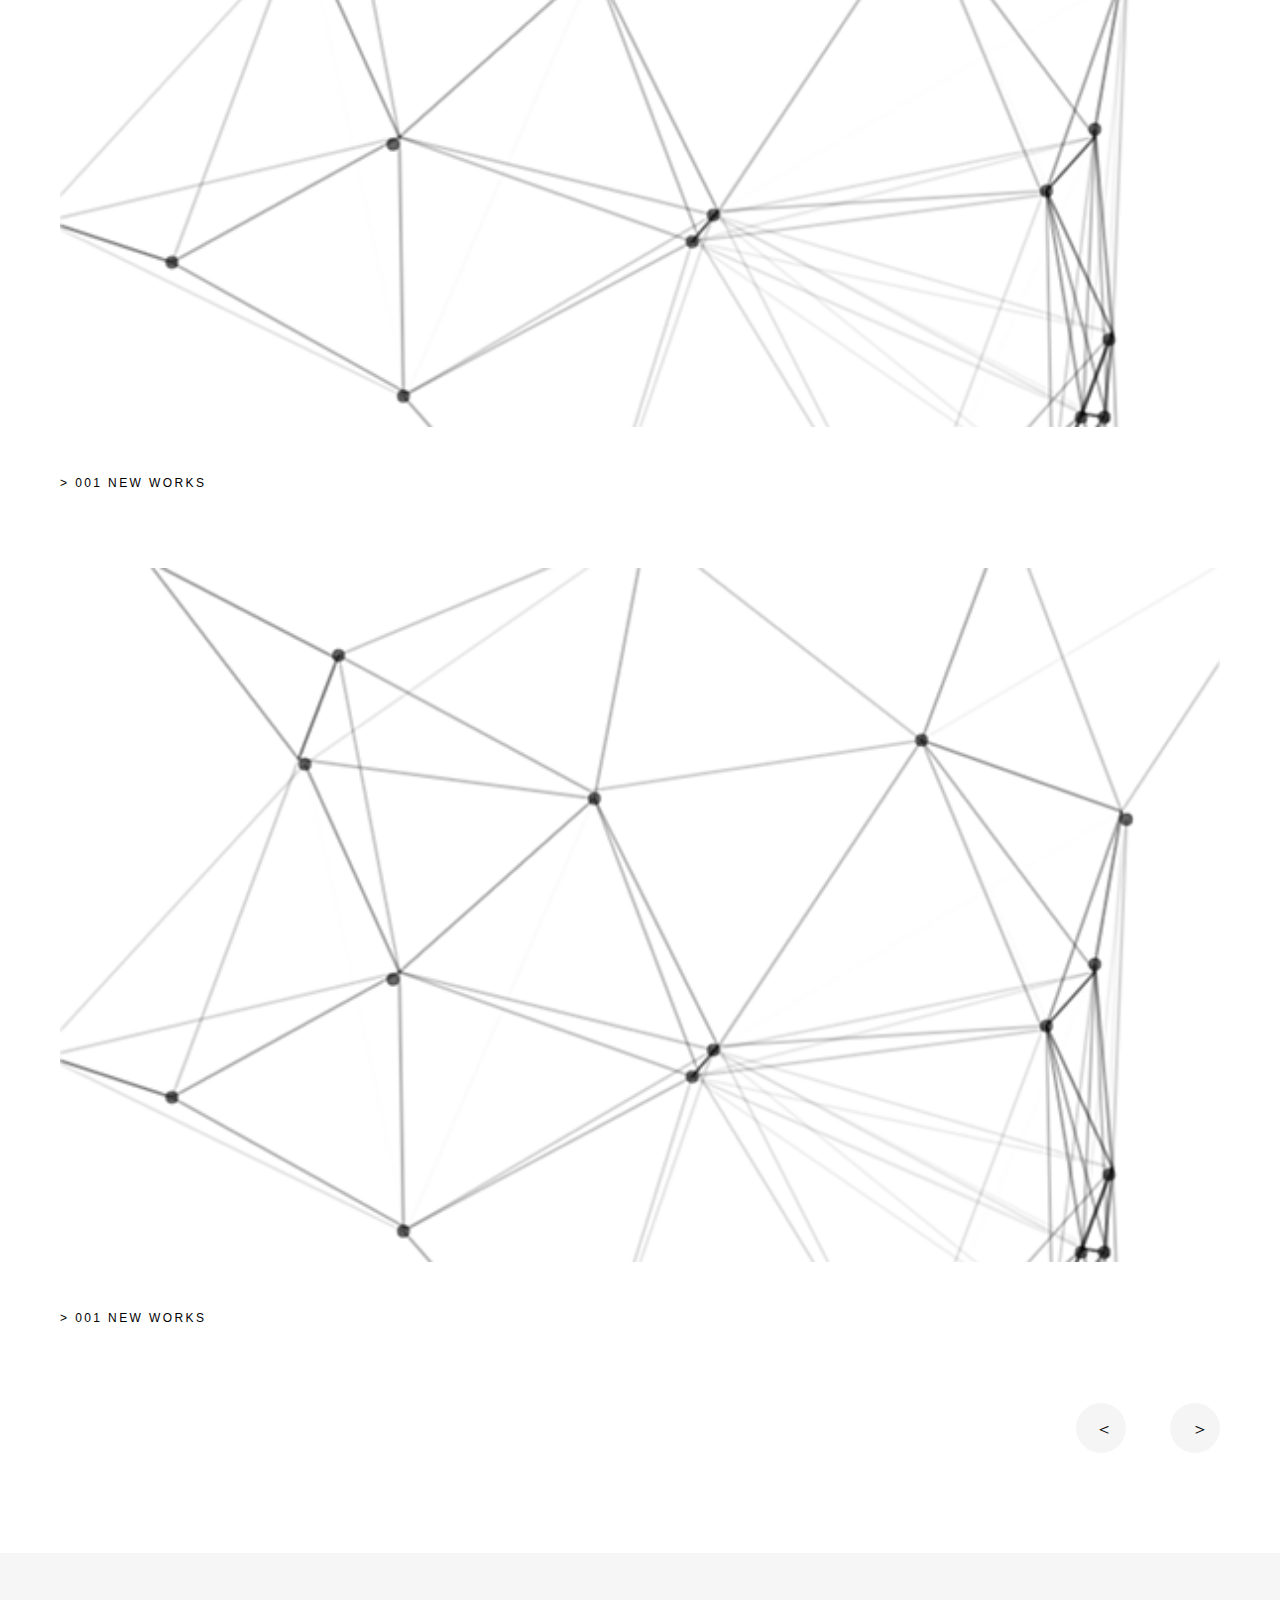
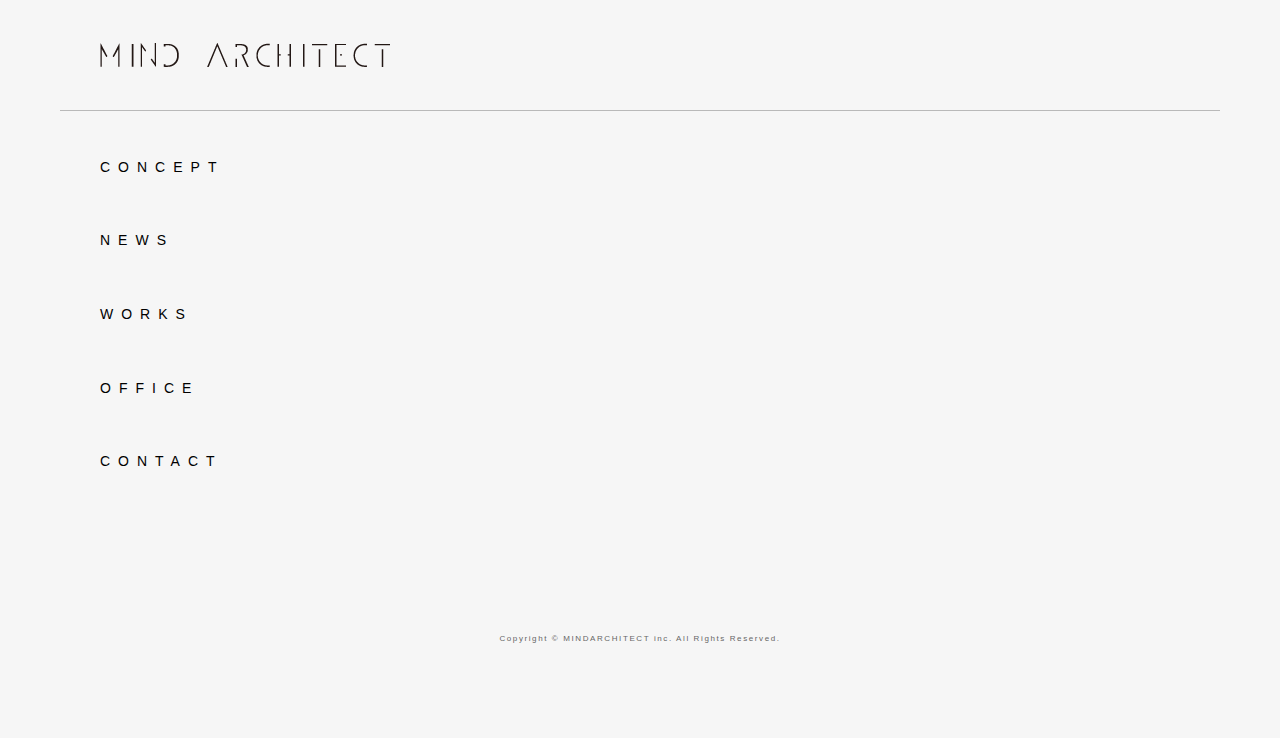
<file: works/001_new_work.html>
<!DOCTYPE html>
<!--[if lt IE 7]>      <html class="no-js lt-ie9 lt-ie8 lt-ie7"> <![endif]-->
<!--[if IE 7]>         <html class="no-js lt-ie9 lt-ie8"> <![endif]-->
<!--[if IE 8]>         <html class="no-js lt-ie9"> <![endif]-->
<!--[if gt IE 8]><!--> <html class="no-js"> <!--<![endif]-->
<head>
<meta charset="utf-8">
<meta http-equiv="X-UA-Compatible" content="IE=edge">
<meta http-equiv="content-type" content="text/html; charset=utf-8">
<meta name="viewport" content="width=device-width, initial-scale=1">
<title>WORKS | MIND ARCHITECT</title>
<meta name='keywords' content='MIND ARCHITECT'>
<meta name='description' content='MIND ARCHITECT'>
<meta name="robots" content="ALL">
<meta name="revisit-after" content="10 days">
<link rel="shortcut icon" href="/favicon.ico">
<link rel="apple-touch-icon-precomposed" href="/images/apple-touch-icon-precomposed.gif">

<meta property='og:title' content='MIND ARCHITECT'>
<meta property='og:site_name' content='MIND ARCHITECT'>
<meta property='og:url' content='http://#'>
<meta property='og:type' content='website'>
<meta name="viewport" content='width=device-width,initial-scale=1.0,minimum-scale=1.0'>
<!-- Use Fonts -->
<link rel="stylesheet" href="../css/style.css">
<link rel="stylesheet" href="../css/slick.css">
<link rel="stylesheet" href="../css/slick-theme.css">
<script src="http://ajax.googleapis.com/ajax/libs/jquery/1.11.1/jquery.min.js"></script>

<!--!script type="text/javascript" src="../js/slick.js"></script-->
<script type="text/javascript" src="../js/slick.min.js"></script>
<script type="text/javascript" src="../js/nav.js"></script>

<script src="http://maps.google.com/maps/api/js?key=AIzaSyBSr8fQ8Nqnvp3q5tDfGcbiIbtWCMdHa6c"></script>

</head>

<body>

<nav id="fh5co-main-nav" role="navigation">
<a href="#" class="js-fh5co-nav-toggle fh5co-nav-toggle active close"><i></i></a>
<div class="js-fullheight fh5co-table">
<div class="fh5co-table-cell js-fullheight">
<ul>
	<li><a href="../index.html#concept">CONCEPT</a></li>
	<li><a href="../index.html#news">NEWS</a></li>
	<li><a href="../index.html#works">WORKS</a></li>
	<li><a href="../index.html#office">OFFICE</a></li>
	<li><a href="../index.html#contact">CONTACT</a></li>
</ul>
</div>
</div>
</nav>

<!--div id="loader-bg">
	<div id="loader">
	  <img src="/images/common/loader.gif" alt="LOADING..." />
	</div>
</div-->

<header>
	<div class="header">
		<div class="content">
			<div class="logo">
				<a href="/"><img src="../images/logo_s.png" alt="logo"></a>
			</div>
			<div class="sp_menu">
				<a href="#" class="js-fh5co-nav-toggle fh5co-nav-toggle open" ><i></i></a>
			</div>
	    <div class="menu">
	    <ul>
				<li><a class="consept_h" href="../index.html#concept"></a></li>
				<li><a class="news_h" href="../index.html#news"></a></li>
				<li><a class="works_h" href="../index.html#works"></a></li>
				<li><a class="office_h" href="../index.html#office"></a></li>
				<li><a class="contact_h" href="../index.html#contact"></a></li>
	    </ul>
	    </div>
		</div>
  </div>
</header>
<div class="wrap">
	<div class="bg_top">
		<div class="works_top">
		 <img src="../images/works/001/works.png">
		</div>
	</div>
	<div class="non_bg_top">
	  <div class="content">
				<div class="works_title">
				<h1>001 NEW WORK</h1>
			</div>
				<div class="works_detail">
				<div class="works_en">
						<p>Mind Architect Company designs and builds a system that combines human imagination and the state of the art AI technology.<br><br>We aspire to introduce a mecha-nism that promotes more creative, productive, and diverse lifestyle in the world.</p>
				</div>
				<div class="works_ja">
						<p>ここに日本語訳が入ります。ここに日本語訳が入ります。ここに日本語訳が入ります。ここに日本語訳が入ります。ここに日本語訳が入ります。ここに日本語訳が入ります。<br><br>ここに日本語訳が入ります。ここに日本語訳が入ります。ここに日本語訳が入ります。ここに日本語訳が入ります。ここに日本語訳が入ります。</p>
				</div>
			</div>
				<div class="works_info">
				<p>DATE_credit</p>
				<p>Mind Architect Company designs and builds a system that combines human imagination and the state of the art AI technology.</p>
			</div>
				<div class="works_images">
				<ul class="slider">
					<li><img src="../images/works/001/works_dummy.png"></li>
					<li><img src="../images/works/001/works_dummy.png"></li>
		    </ul>
			</div>
				<div class="works_info">
				<p>Lorem Ipsum is simply dummy text of the printing and typesetting industry. Lorem Ipsum has been the industry's standard dummy text ever since the 1500s, when an unknown printer took a galley of type and scrambled it to make a type specimen book. </p>
			</div>
				<div class="list works">
					<ul>
						<li class="list_dtl">
							<a href="#">
								<img src="../images/dummyimages.png" alt="">
								<p>&gt; 001 NEW WORKS</p>
							</a>
						</li>
						<li class="list_dtl">
							<a href="#">
								<img src="../images/dummyimages.png" alt="">
								<p>&gt; 001 NEW WORKS</p>
							</a>
						</li>
						<li class="list_dtl">
							<a href="#">
								<img src="../images/dummyimages.png" alt="">
								<p>&gt; 001 NEW WORKS</p>
							</a>
						</li>
						<li class="list_dtl">
							<a href="#">
								<img src="../images/dummyimages.png" alt="">
								<p>&gt; 001 NEW WORKS</p>
							</a>
						</li>
						<li class="list_dtl">
							<a href="#">
								<img src="../images/dummyimages.png" alt="">
								<p>&gt; 001 NEW WORKS</p>
							</a>
						</li>
						<li class="list_dtl">
							<a href="#">
								<img src="../images/dummyimages.png" alt="">
								<p>&gt; 001 NEW WORKS</p>
							</a>
						</li>
					</ul>
					<div class="arrow_box">
						<button type="button" name="button"><a class="arrow back" href="">＜</a></button>
						<button type="button" name="button"><a class="arrow next" href="">＞</a></button>
					</div>
				</div>
			</div>
	  </div>
</div>
<footer>
	<div class="bg_top">
  <div class="content">
		<div class="foot_logo">
    	<img src="../images/foot_logo.png">
		</div>
    <div class="foot_menu">
			<ul>
				<li><a href="../index.html#concept">CONCEPT</a></li>
				<li><a href="../index.html#news">NEWS</a></li>
				<li><a href="../index.html#works">WORKS</a></li>
				<li><a href="../index.html#office">OFFICE</a></li>
				<li><a href="../index.html#contact">CONTACT</a></li>
	    </ul>
    </div>
		<div class="copyright">
			<p>Copyright &copy; MINDARCHITECT inc. All Rights Reserved.</p>
		</div>
  </div>
  </div>
</footer>





<!-- scripts -->
<!--script src="js/particles.js"></script>
<script src="js/app.js"></script-->

<!-- stats.js -->
<!--script src="js/stats.js"></script>
<script>
var count_particles, stats, update;
stats = new Stats;
stats.setMode(0);
stats.domElement.style.position = 'absolute';
stats.domElement.style.left = '0px';
stats.domElement.style.top = '0px';
document.body.appendChild(stats.domElement);
count_particles = document.querySelector('.js-count-particles');
update = function() {
  stats.begin();
  stats.end();
  if (window.pJSDom[0].pJS.particles && window.pJSDom[0].pJS.particles.array) {
    count_particles.innerText = window.pJSDom[0].pJS.particles.array.length;
  }
  requestAnimationFrame(update);
};
requestAnimationFrame(update);


</script-->


</body>
</html>
</file>
<file: css/style.css>
/* =======================================================
*
* 2017/06/21
*	Kohimoto Edit
*
* ======================================================= */
@charset "UTF-8";
/* =======================================================
* reset
* ======================================================= */
html, body, div, span, object, iframe,
h1, h2, h3, h4, h5, h6, p, blockquote, pre,
abbr, address, cite, code,
del, dfn, em, img, ins, kbd, q, samp,
small, strong, sub, sup, var,
b, i,
dl, dt, dd, ol, ul, li,
fieldset, form, label, legend,
table, caption, tbody, tfoot, thead, tr, th, td,
article, aside, canvas, details, figcaption, figure,
footer, header, hgroup, menu, nav, section, summary,
time, mark, audio, video {
margin:0;
padding:0;
border:0;
outline:0;
vertical-align:baseline;
background:transparent;
}
h1, h2, h3, h4, h5, h6, .h1, .h2, .h3, .h4, .h5, .h6 {
  line-height: 1.25;
}
article,aside,details,figcaption,figure,
footer,header,hgroup,menu,nav,section {
  display:block;
}
ul{
  list-style:none;
}
a {
    margin:0;
    padding:0;
}
a:focus, *:focus {
  outline:none;
}
input, select {
    vertical-align:middle;
}

/* =======================================================
* common
* ======================================================= */
body {
  font-size: 20px;
  line-height: 1;
  color: #666;
  font-family: "KozGoPro-Light", "小塚ゴシック Pro L", "ヒラギノ角ゴ ProN W3", "Hiragino Kaku Gothic ProN", "游ゴシック", YuGothic, "メイリオ", Meiryo, sans-serif;
  letter-spacing: 0.4em;
}
p , li{
  line-height: 2.4;
}
a, a:hover, a:visited {
  color: #000;
  text-decoration: none;
}
a:hover{
  text-decoration: underline;
}
.arrow_box{
  text-align: right;
}
.content{
  margin: 0 auto;
  width: 100%;
  max-width: 1160px;
}
h2{
  font-size: 16px;
  line-height: 1;
}

button {
  text-decoration: none;
  background: #f5f5f5;
  color: #000;
  width: 50px;
  height: 50px;
  line-height: 50px;
  border-radius: 50%;
  border: 0;
  text-align: center;
  vertical-align: middle;
  overflow: hidden;
  transition: .4s;
  font-size: 18px;
  font-family: "ヒラギノ角ゴ ProN W3", "Hiragino Kaku Gothic ProN", sans-serif;
  margin-left: 30px;
}
button:hover {
  background: #ddd;
}
button a.arrow {
  padding-left: 5px;
}
button a.arrow.next {
  padding-left: 10px;
}

.bx-wrapper{
  border: none !important;
  box-shadow: none !important;
}
.bx-controls{
  text-align: right;
}
.bx-controls-direction{
  padding-top: 50px;
}

.bx-prev,
.bx-next{
  position: relative !important;
  text-decoration: none;
  background: #f5f5f5;
  color: #000;
  width: 50px;
  height: 50px;
  line-height: 50px;
  border-radius: 50%;
  border: 0;
  text-align: center;
  vertical-align: middle;
  overflow: hidden;
  transition: .4s;
  font-size: 18px;
  font-family: "ヒラギノ角ゴ ProN W3", "Hiragino Kaku Gothic ProN", sans-serif;
  margin-left: 40px;
  display: inline-block;
}
.list .works-list .slick-prev{
  position: absolute;
  bottom: 0;
  right: 100px;
}

.list .news-list .back-btn,
.list .works-list .back-btn {
  position: absolute;
  bottom: 0;
  right: 10ex;
  z-index: 2;
}
.list .news-list .next-btn,
.list .works-list .next-btn {
  position: absolute;
  right: 0;
  bottom: 0;
  }


/*====================common ---- SP===================== */
@media (max-width: 1160px) {
  .content{
    margin: 0 20px;
    width: auto;
  }
}

@media (max-width: 768px) {
  body {
    font-size: 10px;
  }
  #particles-js{
    height: 250px !important;
  }
  .arrow_box,
  .bx-controls {
    text-align: center;
  }
  .list .news-list .back-btn,
  .list .works-list .back-btn {
    right: 42%;
    margin-right: 55px;

  }
  .list .news-list .next-btn,
  .list .works-list .next-btn {
    right: 38%;
  }
  button,
  .bx-prev,
  .bx-next {
    width: 30px;
    height: 30px;
    line-height: 30px;
    font-size: 10px;
    margin:0 15px;
  }
  button a.arrow {
    padding-left: 1px;
  }
  button a.arrow.next {
    padding-left: 2px;
  }
}
@media (max-width: 375px) {
}
/* =======================================================
* header
* ======================================================= */
.header{
  padding: 65px 0;
  overflow: hidden;
}
header .logo {
  float: left;
  margin-right: 50px;
}
header .logo img {
  width: 64px;
}
header .menu{
  float: left;
}
header .menu ul{
  overflow: hidden;
  line-height: 1;
  padding-top: 27px;
}
header .menu ul li{
  margin-left: 20px;
  float: left;
  line-height: 1;
}



header .menu ul li a{
  height: 15px;
  display: block;
  background-size: 100%;
}
header .menu ul li a:hover{
  height: 15px;
}

header .menu ul li a.consept_h {
  width: 102px;
  background: url("../images/concept.png") no-repeat;
}
header .menu ul li a.consept_h:hover{
  width: 102px;
  background: url("../images/concept_h.png") no-repeat;
}

header .menu ul li a.news_h {
  width: 85px;
  background: url("../images/news.png") no-repeat;
}
header .menu ul li a.news_h:hover{
  width: 85px;
  background: url("../images/news_h.png") no-repeat;
}

header .menu ul li a.works_h {
  width: 88px;
  background: url("../images/works.png") no-repeat;
}
header .menu ul li a.works_h:hover{
  width: 88px;
  background: url("../images/works_h.png") no-repeat;
}

header .menu ul li a.office_h {
  width: 79px;
  background: url("../images/office.png") no-repeat;
}
header .menu ul li a.office_h:hover{
  width: 79px;
  background: url("../images/office_h.png") no-repeat;
}

header .menu ul li a.contact_h {
  width: 106px;
  height: 15px;
  background: url("../images/contact.png") no-repeat;
}
header .menu ul li a.contact_h:hover{
  width: 106px;
  height: 15px;
  background: url("../images/contact_h.png") no-repeat;
}



header .menu ul li a img{
  height: 15px;
}

/*===================header ---- nav===================== */
header .sp_menu{
  /*display: none;*/
  text-align: right;
  transform: translate(0%,-27px);

}
nav#fh5co-main-nav{
  display: none;
}
/*====================header ---- SP===================== */
@media (max-width: 768px) {
  .header{
    padding: 20px 0 30px;
    overflow: hidden;
  }
  header .logo {
    float: none;
    margin-right: 0;
    text-align: center;
  }
  header .logo img {
    width: auto;
    height: 36px;
  }
}
/*==================header ---- navSP================== */
@media (max-width: 768px) {
  header .menu{
    display: none;
  }
  header .head_menu{
    display: block;
    position: absolute;
    right: 1.5em;
    top: -0.5em;
  }
  nav#fh5co-main-nav{
    display: block;
  }
  #fh5co-main-nav {
    /*position: absolute;*/
    position: fixed;
    top: 0;
    bottom: 0;
    left: 0;
    right: 0;
    width: 100%;
    height: 100%;
    background: rgba(255, 255, 255, 0.7);
    z-index: 1002;
    text-align: center;
    visibility: hidden;
    opacity: 0;
    -webkit-transition: all 0.8s cubic-bezier(0.175, 0.885, 0.32, 1.275);
    -moz-transition: all 0.8s cubic-bezier(0.175, 0.885, 0.32, 1.275);
    -ms-transition: all 0.8s cubic-bezier(0.175, 0.885, 0.32, 1.275);
    -o-transition: all 0.8s cubic-bezier(0.175, 0.885, 0.32, 1.275);
    transition: all 0.8s cubic-bezier(0.175, 0.885, 0.32, 1.275);
    -webkit-transform: scale(0);
    -moz-transform: scale(0);
    -ms-transform: scale(0);
    -o-transform: scale(0);
    transform: scale(0);
    overflow-y: hidden;
  }
  #fh5co-page {
   position: relative;
   -webkit-transition: all 0.8s cubic-bezier(0.175, 0.885, 0.32, 1.275);
   -moz-transition: all 0.8s cubic-bezier(0.175, 0.885, 0.32, 1.275);
   -ms-transition: all 0.8s cubic-bezier(0.175, 0.885, 0.32, 1.275);
   -o-transition: all 0.8s cubic-bezier(0.175, 0.885, 0.32, 1.275);
   transition: all 0.8s cubic-bezier(0.175, 0.885, 0.32, 1.275);
   -webkit-transform: scale(1);
   -moz-transform: scale(1);
   -ms-transform: scale(1);
   -o-transform: scale(1);
   transform: scale(1);
   background: #fff;
  }
  .menu-show #fh5co-page {
    -webkit-transform: scale(0.9);
    -moz-transform: scale(0.9);
    -ms-transform: scale(0.9);
    -o-transform: scale(0.9);
    transform: scale(0.9);
  }
  #fh5co-main-nav .fh5co-nav-toggle {
    position: absolute;
    top: 5px;
    right: 15px;
    line-height: 0;
    padding: 0 !important;
    visibility: hidden;
    opacity: 0;
    -webkit-transition: 0.3s;
    -o-transition: 0.3s;
    transition: 0.3s;
  }
  #fh5co-main-nav .fh5co-nav-toggle i {
    top: 45px !important;
    left: -15 !important;
    margin: 0 !important;
    padding: 0 !important;
    line-height: 0;
    text-indent: 0;
  }
  .menu-show .head_menu .fh5co-nav-toggle i {
    display: none;
  }
  #fh5co-main-nav .fh5co-nav-toggle.show {
    visibility: visible;
    opacity: 1;
  }
  .menu-show #fh5co-main-nav {
    visibility: visible;
    opacity: 1;
    -webkit-transform: scale(1);
    -moz-transform: scale(1);
    -ms-transform: scale(1);
    -o-transform: scale(1);
    transform: scale(1);
  }
  #fh5co-main-nav ul {
    text-align: left;
    margin: 0;
    position: relative;
    top: 150px;
    left: 7%;
  }
  #fh5co-main-nav ul li {
    padding: 0 0 45px 0;
    margin: 0;
    display: block;
    font-family: 'Libre Baskerville', serif;
  }
  .menu-show .js-fullheight .fh5co-table-cell{
    background: #808080;
  }
  .js-fullheight .fh5co-table-cell img{
    width: auto;
    height: 60px;
    /* transform: translate(10%,-100%); */
    position: absolute;
    top: 27px;
    left: 7%;
  }
  #fh5co-main-nav ul li.consept_h{
    width: 100%;
    background: url(../images/sp_consept.png) no-repeat;
  }
  #fh5co-main-nav ul li.news_h{
    width: 100%;
    background: url(../images/sp_news.png) no-repeat;
  }
  #fh5co-main-nav ul li.works_h{
    width: 100%;
    background: url(../images/sp_works.png) no-repeat;
  }
  #fh5co-main-nav ul li.office_h{
    width: 100%;
    background: url(../images/sp_office.png) no-repeat;
  }
  #fh5co-main-nav ul li.contact_h{
    width: 100%;
    background: url(../images/sp_contact.png) no-repeat;
  }
  #fh5co-main-nav ul li a {
    display: block;
    width: 100%;
    color: #000;
    font-size: 2em;
    padding: 10px 20px;
    border: none;
  }
  #fh5co-main-nav ul li a:hover, #fh5co-main-nav ul li a:active, #fh5co-main-nav ul li a:focus {
    color: rgba(0, 0, 0, 0.7);
    outline: none;
    text-decoration: none;
  }
  header .fh5co-navbar-brand {
    float: left;
    width: 100%;
    position: relative;
  }
  header .fh5co-navbar-brand h1 {
    width: 100%;
    float: left;
    display: block;
  }
  header .fh5co-navbar-brand .fh5co-logo {
    font-size: 24px;
    text-transform: uppercase;
    color: #000;
    letter-spacing: 4px;
    border: 2px solid #000;
    padding: 5px 20px;
  }
  header .fh5co-navbar-brand .fh5co-logo:hover {
    text-decoration: none !important;
    color: #000 !important;
  }
  header .fh5co-navbar-brand .fh5co-logo:active, header .fh5co-navbar-brand .fh5co-logo:focus {
    outline: none;
    text-decoration: none;
  }

  .fh5co-nav-toggle.active i::before, .fh5co-nav-toggle.active i::after {
    background: #fff;
  }
  .fh5co-nav-toggle.dark.active i::before, .fh5co-nav-toggle.dark.active i::after {
    background: #fff;
  }
  .fh5co-nav-toggle:hover, .fh5co-nav-toggle:focus, .fh5co-nav-toggle:active {
    outline: none;
    border-bottom: none !important;
  }
  .fh5co-nav-toggle i {
    position: relative;
    display: -moz-inline-stack;
    display: inline-block;
    zoom: 1;
    *display: inline;
    width: 30px;
    height: 3.5px;
    color: #000;
    font: bold 14px/.4 Helvetica;
    text-transform: uppercase;
    text-indent: -55px;
    background: #000;
    transition: all .2s ease-out;
  }
  .menu-show .fh5co-nav-toggle i {
    background: #fff;
    color: #fff;
  }
  .fh5co-nav-toggle.active.close.show i{
    width: 50px;
  }

  .fh5co-nav-toggle i::before, .fh5co-nav-toggle i::after {
    content: '';
    width: 30px;
    height: 3.5px;
    background: #000;
    position: absolute;
    left: 0;
    -webkit-transition: 0.2s;
    -o-transition: 0.2s;
    transition: 0.2s;
  }
  .fh5co-nav-toggle.active.close.show i::before, .fh5co-nav-toggle.active.close.show  i::after {
        width: 50px;
        height: 2.0px;
  }
  .menu-show .fh5co-nav-toggle i::before, .menu-show .fh5co-nav-toggle i::after {
    background: #000;
  }
  .fh5co-nav-toggle.dark i {
    position: relative;
    color: #000;
    background: #000;
    transition: all .2s ease-out;
  }
  .fh5co-nav-toggle.dark i::before, .fh5co-nav-toggle.dark i::after {
    background: #000;
    -webkit-transition: 0.2s;
    -o-transition: 0.2s;
    transition: 0.2s;
  }
  .fh5co-nav-toggle i::before {
    top: -9px;
  }
  .fh5co-nav-toggle i::after {
    bottom: -9px;
  }
  .fh5co-nav-toggle:hover i::before {
    top: -12px;
  }
  .fh5co-nav-toggle:hover i::after {
    bottom: -12px;
  }
  .fh5co-nav-toggle:focus i::before {
    top: -12px;
  }
  .fh5co-nav-toggle:focus i::after {
    bottom: -12px;
  }

  .fh5co-nav-toggle.active i {
    background: transparent;
  }
  .fh5co-nav-toggle.active i::before {
    top: 1.5px;
    -webkit-transform: rotateZ(45deg);
    -moz-transform: rotateZ(45deg);
    -ms-transform: rotateZ(45deg);
    -o-transform: rotateZ(45deg);
    transform: rotateZ(45deg);
  }
  .fh5co-nav-toggle.active i::after {
    bottom: 0;
    -webkit-transform: rotateZ(-45deg);
    -moz-transform: rotateZ(-45deg);
    -ms-transform: rotateZ(-45deg);
    -o-transform: rotateZ(-45deg);
    transform: rotateZ(-45deg);
  }
  .fh5co-nav-toggle {
    z-index: 1003;
    display: block;
    cursor: pointer;
  }
  #fh5co-hero .flexslider .flex-control-nav {
    position: absolute;
    bottom: 0;
    z-index: 1000;
  }
  #fh5co-hero .flexslider .flex-control-nav li a {
    background: rgba(255, 255, 255, 0.2);
    box-shadow: none;
    width: 12px;
    height: 12px;
    cursor: pointer;
  }
  #fh5co-hero .flexslider .flex-control-nav li a.flex-active {
    cursor: pointer;
    background: rgba(255, 255, 255, 0.7);
  }
  #fh5co-hero .flexslider .flex-direction-nav {
    display: none;
  }


}

/* =======================================================
* top
* ======================================================= */



.top {
  position: relative;
}
h1 {
  position: absolute;
  top: 50%;
  left: 50%;
  /*
  -webkit-transform: translate(-50%, -50%); /* Safari用 */
  transform: translate(-50%, -50%);
  */
  -webkit-transform: translate(-50%, -550%); /* Safari用 */
  transform: translate(-50%, -550%);

}
h1 img{
   height: 40px;
}
h2{
  padding-bottom: 74px;
  font-size: 16px;
  font-weight: normal;
}
h2 img{
  height: 15px;
  margin-left: 20px;
}
.bg_top.concept {
  background-color: #f6f6f6;
  padding: 170px 0;
  margin-bottom: 170px;
  position: relative;
}
.list {
margin-bottom: 100px;
}
.list ul {
  overflow: hidden;
}

.list ul li.list_dtl {
/*
  float: left;
  width: 32%;
  margin-right: 2%;
*/
  margin-bottom: 70px;
}

.list ul li.list_dtl:nth-child(3n) {
  margin-right: 0;
}
.list ul li.list_dtl img {
  width: 100%;
  margin-bottom: 25px;
}
.list ul li.list_dtl p {
  font-size: 12px;
  letter-spacing: 0.2em;
}
.office {
  overflow: hidden;
}
.office_en {
  float: left;
  width: 50%;
}
.office_ja {
  float: left;
  width: 40%;
  margin-left:10%;
}
.office_box {
  padding-bottom: 56px;
}
.office_box h3{
  font-size: 18px;
  font-weight: normal;
  padding-bottom: 30px;
}
.office_box h3 img{
  height: 20px;
}
.office_box p{
  font-size: 12px;
  padding-bottom: 20px;
  letter-spacing: 0.2em;
}
#office_map {
  height: 360px;
  width: 100%;
  margin-bottom: 170px;
}
.news-list,
.works-list{
  padding-bottom: 50px;
}
#inputarea form{
  text-align: center;
}
#inputarea form p{
 padding-bottom: 50px;
}
#inputarea form p input {
  width: 60%;
  height: 50px;
  border-radius: 3px;
  appearance: none;
  -webkit-appearance: none;
  border: 1px solid #f6f6f6;
  background: #f6f6f6;
}
#inputarea form p input::-webkit-input-placeholder {
  color: #ccc;
  font-family: "KozGoPro-Light", "小塚ゴシック Pro L", "ヒラギノ角ゴ ProN W3", "Hiragino Kaku Gothic ProN", "游ゴシック", YuGothic, "メイリオ", Meiryo, sans-serif;
  letter-spacing: 0.2em;
  padding-left: 15px;
}
#inputarea form p input[type="submit"] {
  width: 13%;
  font-family: "KozGoPro-Light", "小塚ゴシック Pro L", "ヒラギノ角ゴ ProN W3", "Hiragino Kaku Gothic ProN", "游ゴシック", YuGothic, "メイリオ", Meiryo, sans-serif;
  letter-spacing: 0.4em;
}
#inputarea form p textarea {
  width: 60%;
  height: 300px;
  border-radius: 3px;
  appearance: none;
  -webkit-appearance: none;
  border: 1px solid #f6f6f6;
  background: #f6f6f6;
  resize: none;

}


/* ---- particles.js container ---- */
#particles-js {
  position: absolute;
  width: 100%;
  height: 100%;
  background-color: #ddd;
  background-image: url("");
  background-repeat: no-repeat;
  background-size: cover;
  background-position: 50% 50%;
}

/* ---- stats.js ---- */

.count-particles{
  background: #ddd;
  position: absolute;
  top: 48px;
  left: 0;
  width: 80px;
  color: #13E8E9;
  font-size: .8em;
  text-align: left;
  text-indent: 4px;
  line-height: 14px;
  padding-bottom: 2px;
  font-family: Helvetica, Arial, sans-serif;
  font-weight: bold;
}

.js-count-particles{
  font-size: 1.1em;
}

#stats,
.count-particles{
  -webkit-user-select: none;
}

#stats{
  border-radius: 3px 3px 0 0;
  overflow: hidden;
}

.count-particles{
  border-radius: 0 0 3px 3px;
}

/*==================== top ---- SP ===================== */
@media (max-width: 768px) {
  h1 img{
     height: 21px;
  }
  h2 {
    font-size: 12px;
    padding-bottom: 50px;
  }
  h2 img {
    height: 11px;
    margin-left: 10px;
  }
  .list {
    margin: 0 10px 50px;
  }

  .list ul li.list_dtl {
    width: 48%;
    /*margin-right: 4%;*/
    margin-bottom: 30px;
  }
  /*
  .list ul li.list_dtl:nth-child(3n) {
    margin-right: 4%;
  }
  .list ul li.list_dtl:nth-child(2n) {
    margin-right: 0;
  }
  */
  .list ul li.list_dtl p {
    font-size: 8px;
  }
  .list ul li.list_dtl img {
      margin-bottom: 10px;
  }
  .office {
    overflow: auto;
  }
  .office_en {
    float: none;
    width: 100%;
    margin-bottom: 10px;
  }
  .office_ja {
    float: none;
    width: 100%;
    margin-left: 0;
  }
  .office_box {
    padding-bottom: 18px;
  }
  .office_box h3 {
    font-size: 12px;
    padding-bottom: 15px;
  }
  .office_box h3 img {
    height: 10px;
  }
  .office_box p {
    font-size: 8px;
    padding-bottom: 10px;
    letter-spacing: 0.2em;
  }
  .bg_top.concept {
    padding: 60px 0;
  }
  #inputarea form p input {
    width: 90%;
  }
  #inputarea form p input[type="submit"] {
    width: 40%;
  }
  #inputarea form p textarea {
    width: 90%;

  }


}
@media (max-width: 375px) {
}
/* =======================================================
* works
* ======================================================= */
.works_top {
  width: 100%;
  max-height: 700px;
  overflow:hidden;
}
.works_top img {
  width: 100%;
}
.works_title {
  padding: 66px 0;
}
.works_title h1{
  font-size: 32px;
  color: #000;
  font-weight: normal;
  position: static;
  top: auto;
  left: auto;
  -webkit-transform: none;
  transform: none;
}
.works_detail {
  overflow: hidden;
  font-size: 18px;
  margin-bottom: 140px;
  letter-spacing: 0.2em;
}
.works_detail .works_en{
  float: left;
  width: 49%;
}
.works_detail .works_ja{
  float: right;
  width: 49%;
}
.works_info {
  overflow: hidden;
  font-size: 16px;
  margin: 0 90px 70px;
  letter-spacing: 0.2em;
}
.works_images {
  margin-bottom: 70px;
}
.list.works {
  margin: 170px 0 100px
}
/*==================== top ---- SP ===================== */
@media (max-width: 768px) {
  .works_title {
      padding: 36px 0;
  }
  .works_title h1{
    font-size: 16px;
  }
  .works_detail {
    overflow: auto;
    font-size: 10px;
    margin-bottom: 40px;
  }
  .works_detail .works_en{
    float: none;
    width: 100%;
    padding-bottom: 40px;
  }
  .works_detail .works_ja{
    float: none;
    width: 100%;
    padding-bottom: 40px;
  }
  .works_info {
    font-size: 10px;
    margin: 0 40px 40px;
  }
  .list.works {
    margin: 60px 0;
  }
}
/* =======================================================
* fooder
* ======================================================= */
footer .bg_top {
  background-color: #f6f6f6;
  padding: 90px 0;
}
footer .foot_logo {
  border-bottom: 1px solid #b9b9b9;
  padding: 0 40px 40px;
  margin-bottom: 40px;
}
footer .foot_menu {
  padding: 0 40px 70px;
  margin-bottom: 40px;
  font-size: 14px;
}
footer .foot_menu ul li {
  margin-bottom: 40px;
}
footer .copyright {
  text-align: center;
  font-size: 8px;
  letter-spacing: 0.2em;
}
/*===================fooder ---- nav===================== */

/*====================fooder ---- SP===================== */

@media (max-width: 768px) {
  footer .bg_top {
    padding: 26px 0;
  }
  footer .foot_logo {
      border-bottom: 1px solid #b9b9b9;
      padding: 0 10px 18px;
      margin-bottom: 18px;
  }
  footer .foot_logo img {
    height: 12px;
  }
  footer .foot_menu {
      padding: 0 10px 20px;
      margin-bottom: 18px;
      font-size: 8px;
  }
  footer .foot_menu ul li {
    margin-bottom: 18px;
  }
  footer .copyright p {
    font-size: 6px;
  }
}


/* =======================================================
* loading
* ======================================================= */
/*
#loader-bg {
  display: none;
  position: fixed;
  width: 100%;
  height: 100%;
  top: 0px;
  left: 0px;
  background: #fff;
  z-index: 11;
  margin: 0 auto;
}
#loader {
  display: none;
  position: relative;
  top: 45%;
  z-index: 2;
  text-align: center;
}
*/
</file>
<file: css/particles/style.css>
/* =============================================================================
   HTML5 CSS Reset Minified - Eric Meyer
   ========================================================================== */
/*
html,body,div,span,object,iframe,h1,h2,h3,h4,h5,h6,p,blockquote,pre,abbr,address,cite,code,del,dfn,em,img,ins,kbd,q,samp,small,strong,sub,sup,var,b,i,dl,dt,dd,ol,ul,li,fieldset,form,label,legend,table,caption,tbody,tfoot,thead,tr,th,td,article,aside,canvas,details,figcaption,figure,footer,header,hgroup,menu,nav,section,summary,time,mark,audio,video{margin:0;padding:0;border:0;outline:0;font-size:100%;vertical-align:baseline;background:transparent}
body{line-height:1}
article,aside,details,figcaption,figure,footer,header,hgroup,menu,nav,section{display:block}
nav ul{list-style:none}
blockquote,q{quotes:none}
blockquote:before,blockquote:after,q:before,q:after{content:none}
a{margin:0;padding:0;font-size:100%;vertical-align:baseline;background:transparent;text-decoration:none}
mark{background-color:#ff9;color:#000;font-style:italic;font-weight:bold}
del{text-decoration:line-through}
abbr[title],dfn[title]{border-bottom:1px dotted;cursor:help}
table{border-collapse:collapse;border-spacing:0}
hr{display:block;height:1px;border:0;border-top:1px solid #ccc;margin:1em 0;padding:0}
input,select{vertical-align:middle}
li{list-style:none}

*/
/* =============================================================================
   My CSS
   ========================================================================== */

/* ---- base ---- */
/*
html,body{ 
	width:100%;
	height:100%;
	background:#fff;
}

html{
  -webkit-tap-highlight-color: rgba(0, 0, 0, 0);
}

body{
  font:normal 75% Arial, Helvetica, sans-serif;
}
*/

canvas{
  display:block;
  vertical-align:bottom;
}


/* ---- stats.js ---- */

.count-particles{
  background: #000022;
  position: absolute;
  top: 48px;
  left: 0;
  width: 80px;
  color: #13E8E9;
  font-size: .8em;
  text-align: left;
  text-indent: 4px;
  line-height: 14px;
  padding-bottom: 2px;
  font-family: Helvetica, Arial, sans-serif;
  font-weight: bold;
}

.js-count-particles{
  font-size: 1.1em;
}

#stats,
.count-particles{
  -webkit-user-select: none;
  margin-top: 5px;
  margin-left: 5px;
}

#stats{
  border-radius: 3px 3px 0 0;
  overflow: hidden;
}

.count-particles{
  border-radius: 0 0 3px 3px;
}


/* ---- particles.js container ---- */

#particles-js{
  width: 100%;
  /*height: 100%;*/
  height: 450px;
  background-color: #fff;
  background-image: url('');
  background-size: cover;
  background-position: 50% 50%;
  background-repeat: no-repeat;
  position: relative;
}
</file>
